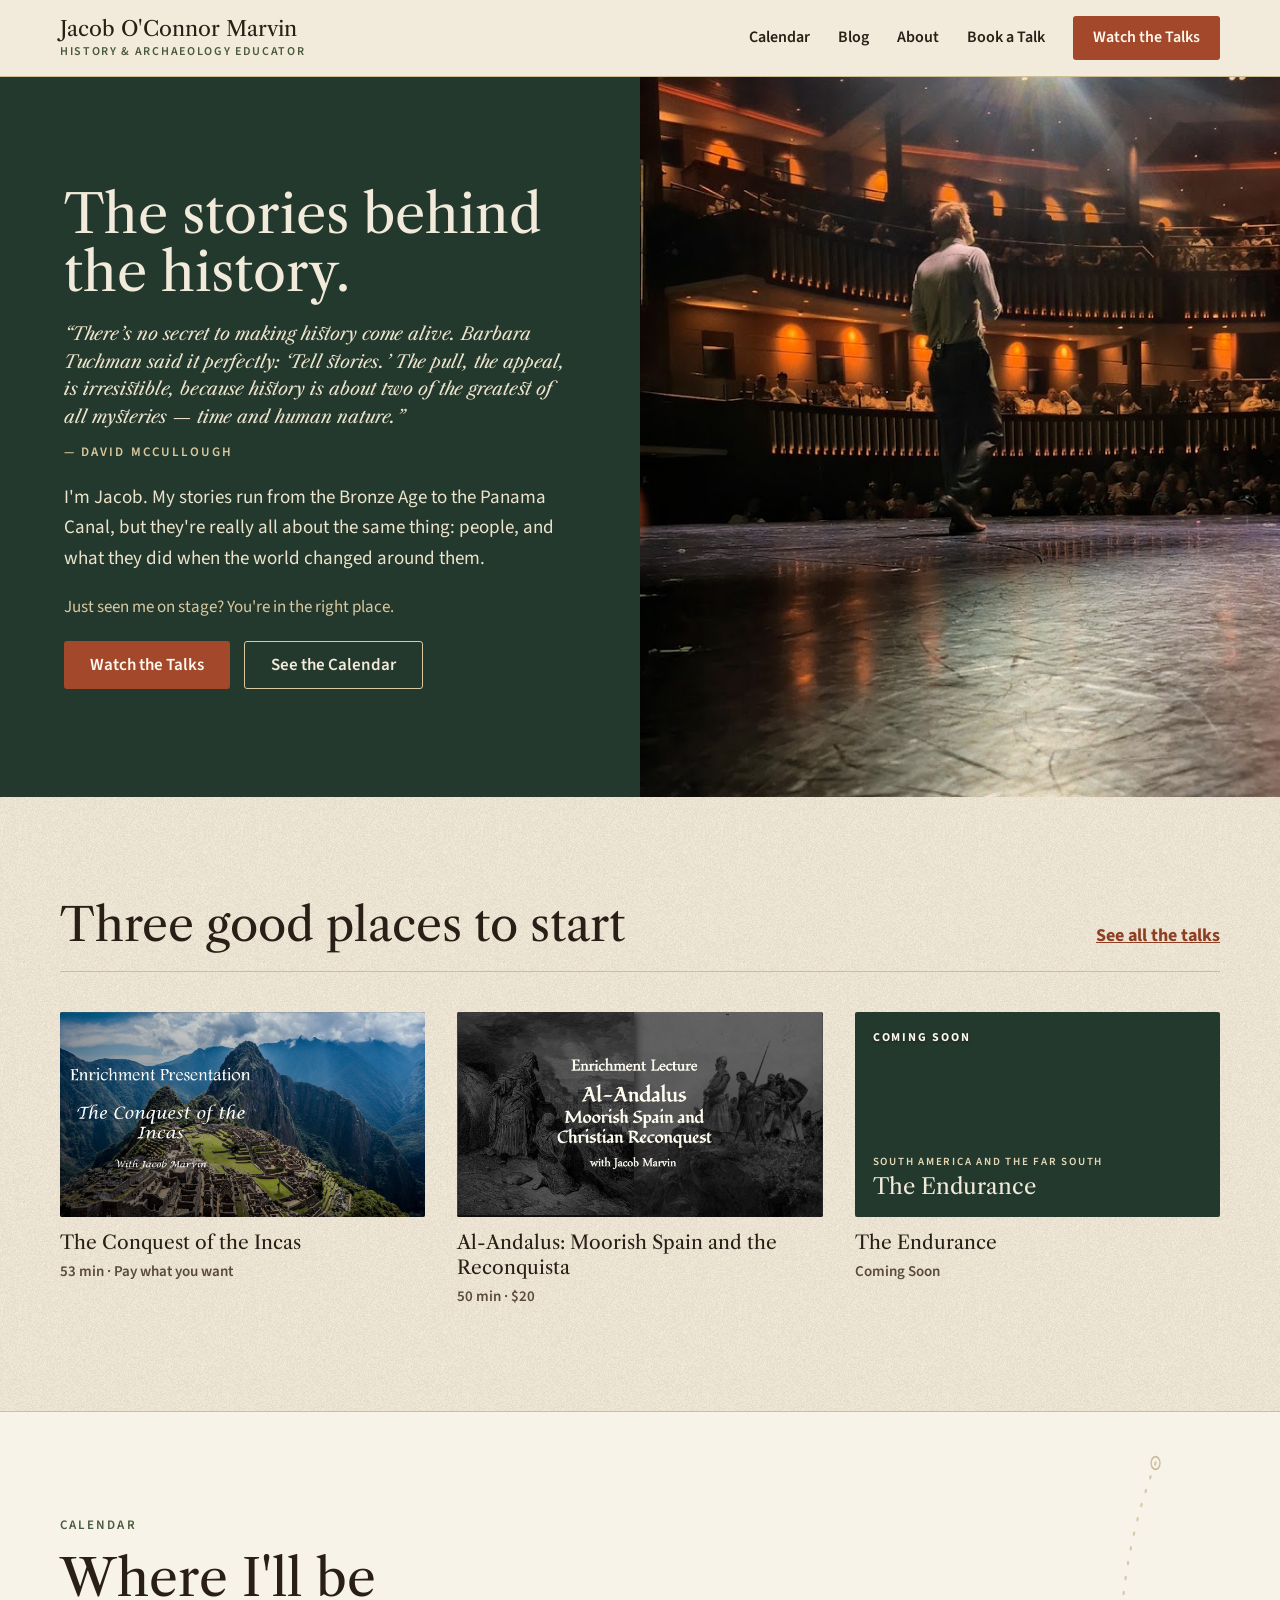
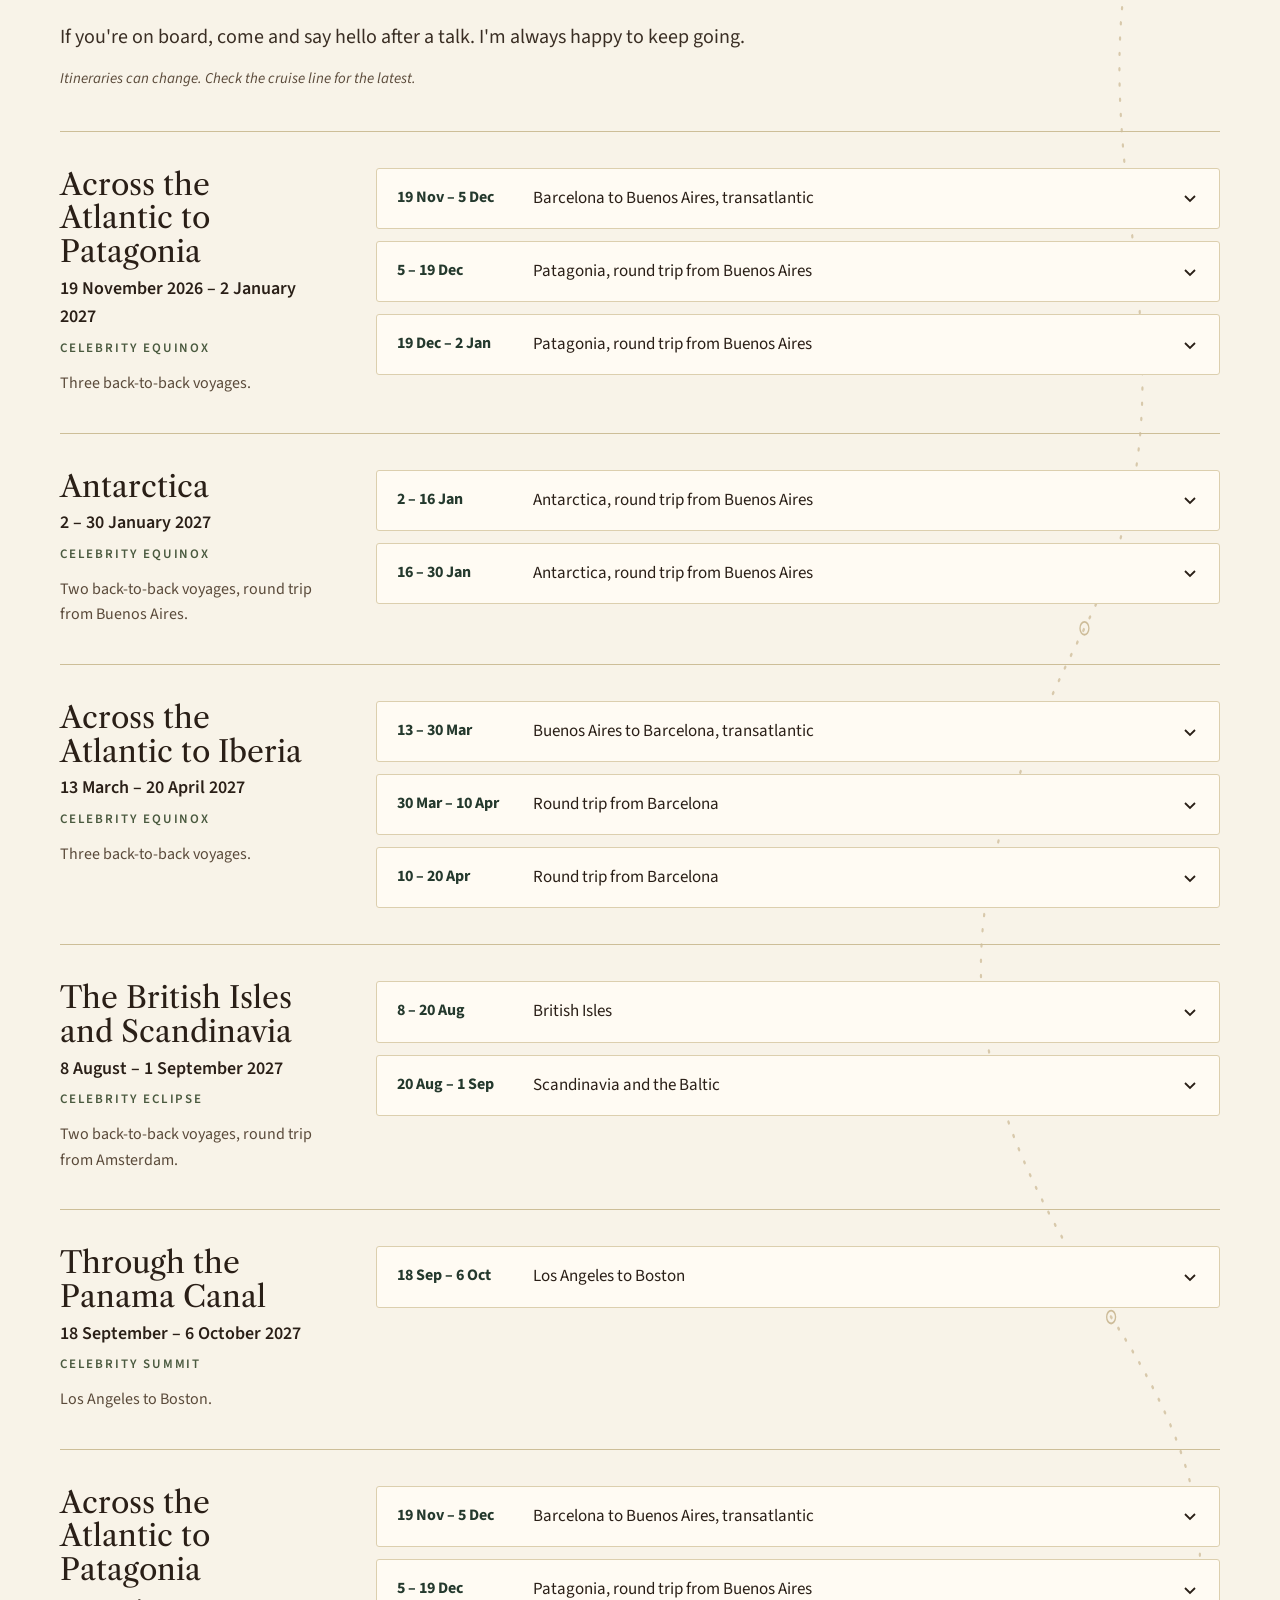
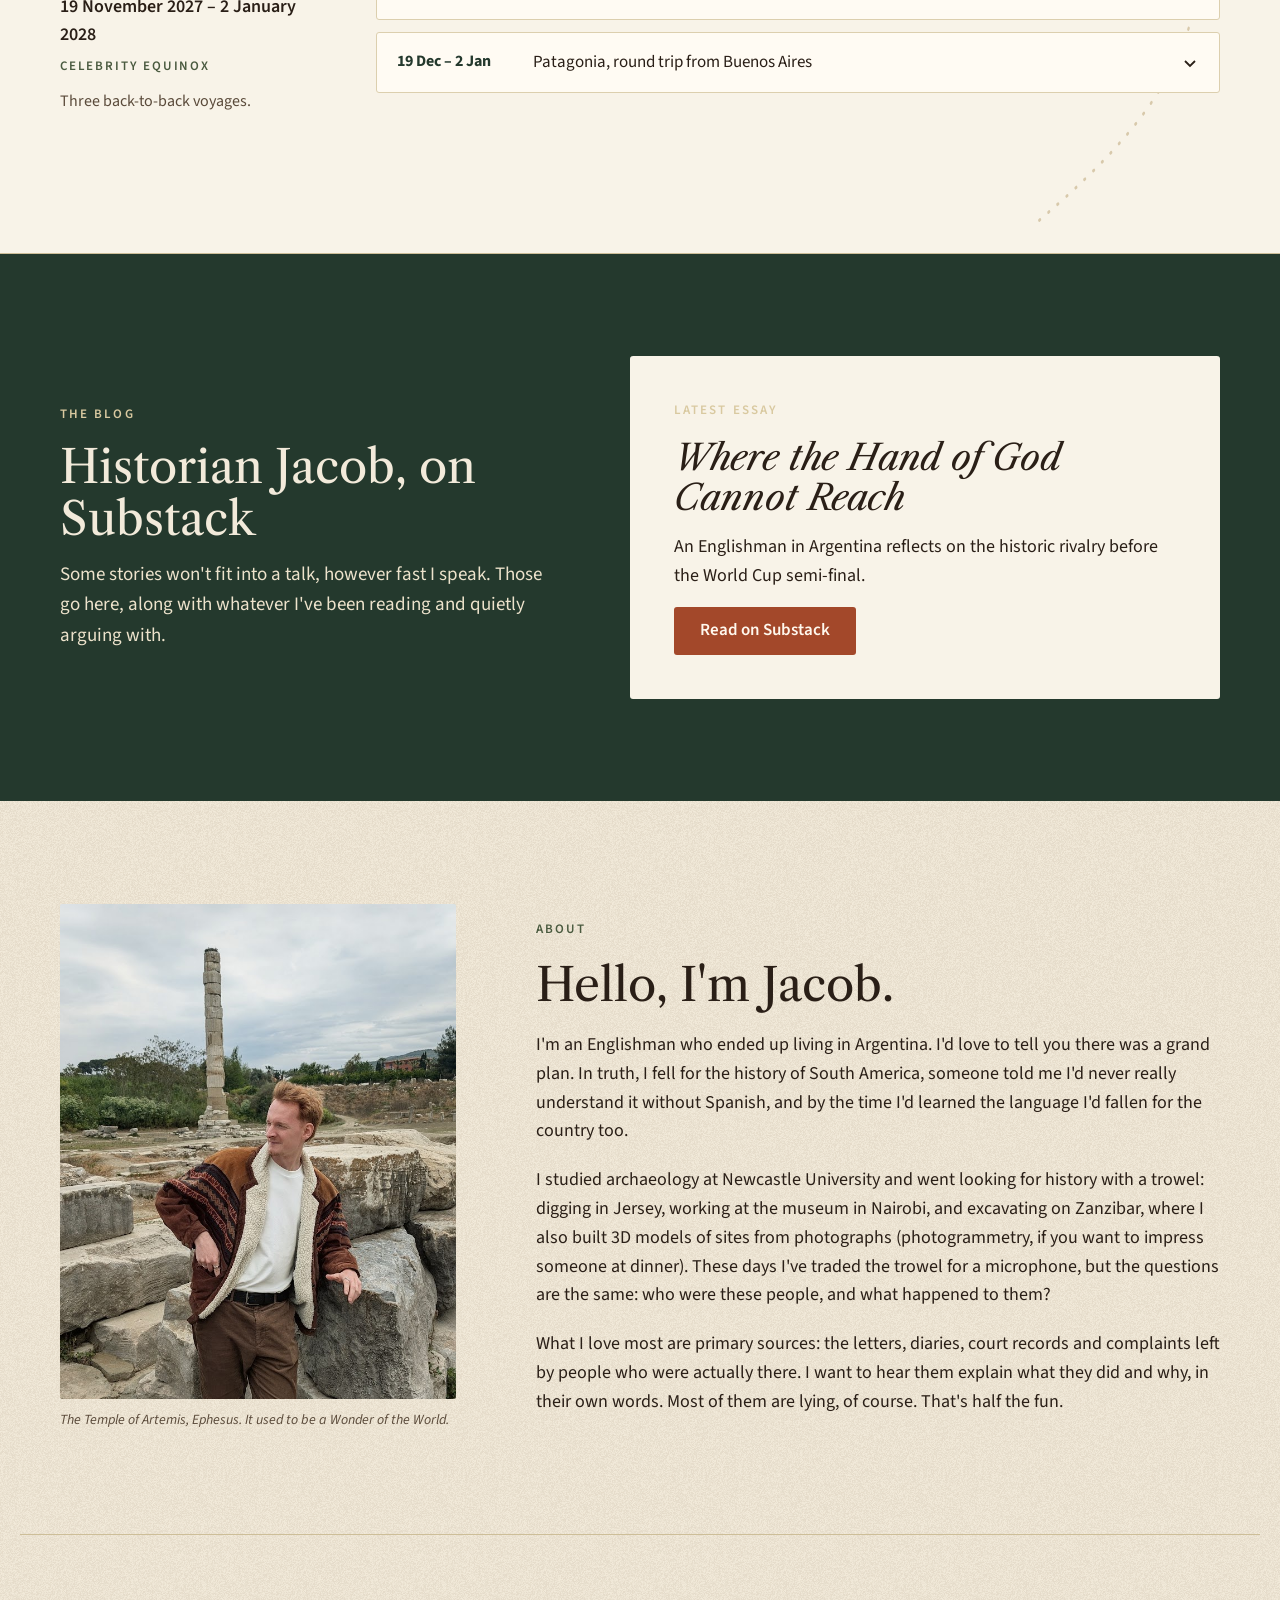
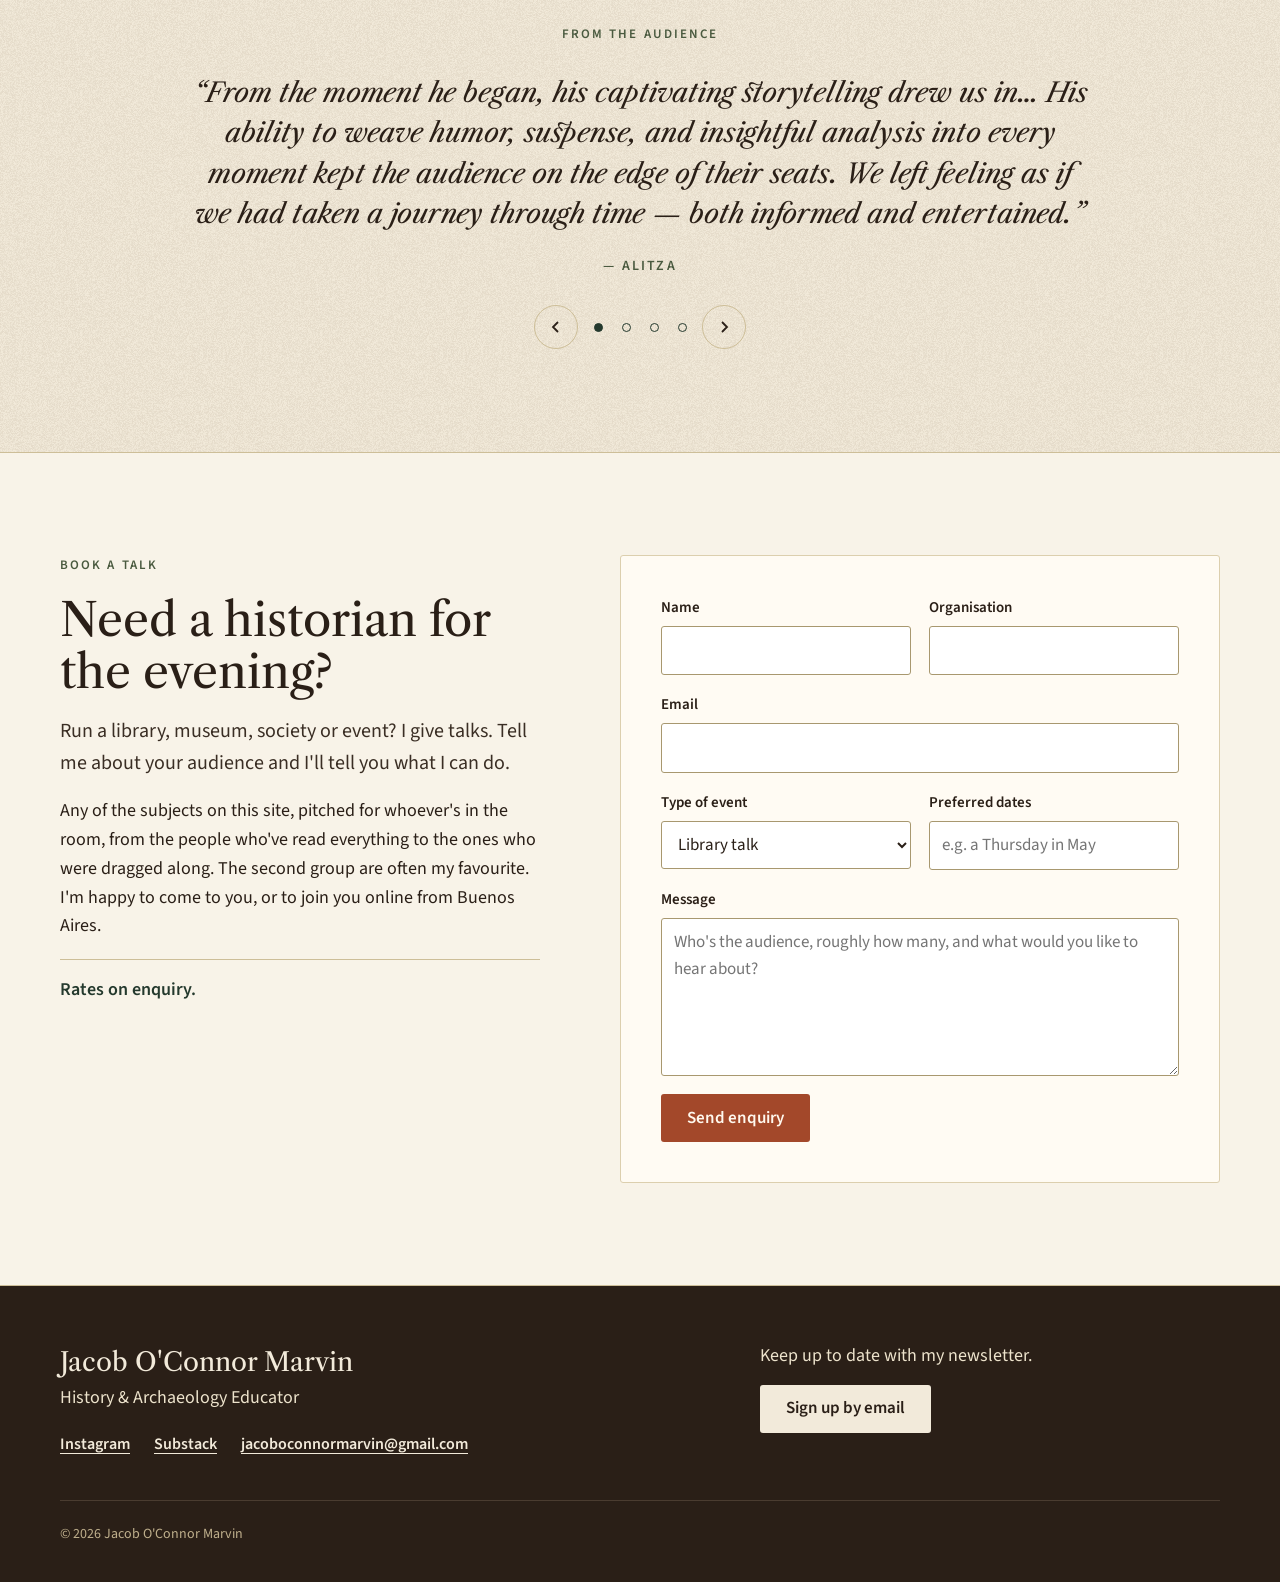
<file: index.html>
<!DOCTYPE html>
<!--
  =====================================================================
  INDEX.HTML — the HOME PAGE
  ---------------------------------------------------------------------
  This is the first page people see. It's one long scrolling page with
  these parts, in order (search for the CAPITAL headings to jump to one):

     TOP NAVIGATION
     1. HERO          the green intro with the stage photo
     2. FEATURED      three talks (chosen in js/talks-data.js)
     3. CALENDAR      "Where I'll be" (filled in from js/calendar-data.js)
     4. BLOG          link to Substack
     5. ABOUT         photo and bio
     5b. TESTIMONIALS what audiences say (the slideshow)
     6. BOOK A TALK   the enquiry form
     FOOTER

  HOW TO EDIT TEXT: find the words on this page and type over them.
  Only change the words BETWEEN the <tags>, not the tags themselves.
     <p>Change this text</p>       ✓ fine
     <p class="lead">              ✗ leave the bits inside < > alone

  Notes like this one are called COMMENTS. They start with a less-than
  sign, an exclamation mark and two dashes, and end with two dashes and
  a greater-than sign. Visitors never see them; they're notes for you.

  NOTE: the top navigation and the footer appear on all three pages
  (index.html, talks.html, talk.html). If you change them, change them
  on all three.
  =====================================================================
-->
<html lang="en">
<head>
  <meta charset="utf-8">
  <meta name="viewport" content="width=device-width, initial-scale=1">

  <!-- The title shown in the browser tab and on Google -->
  <title>Jacob O'Connor Marvin · History &amp; Archaeology Educator</title>

  <!-- The little icon in the browser tab (and on phones' home screens).
       To change it, replace these image files with new ones of the same names. -->
  <link rel="icon" href="favicon.ico" sizes="any">
  <link rel="icon" type="image/png" sizes="32x32" href="images/favicon-32.png">
  <link rel="icon" type="image/png" sizes="192x192" href="images/favicon-192.png">
  <link rel="apple-touch-icon" href="images/apple-touch-icon.png">
  <!-- The short description Google shows under the title -->
  <meta name="description" content="History and archaeology talks by Jacob O'Connor Marvin: Spain's empire, the Vikings, the Panama Canal and the Bronze Age collapse. Watch the talks, see where he'll be, or book a talk.">

  <!-- Fonts from Google Fonts -->
  <link rel="preconnect" href="https://fonts.googleapis.com">
  <link rel="preconnect" href="https://fonts.gstatic.com" crossorigin>
  <link href="https://fonts.googleapis.com/css2?family=Libre+Caslon+Text:ital,wght@0,400;0,700;1,400&family=Source+Sans+3:ital,wght@0,400;0,600;0,700;1,400&display=swap" rel="stylesheet">

  <!-- The design (colours, sizes, layout) -->
  <link rel="stylesheet" href="css/style.css">
</head>
<body>

<!-- =====================================================================
     TOP NAVIGATION (stays at the top of the screen as you scroll)
     ===================================================================== -->
<header class="site-header">
  <div class="container">
    <a class="logo" href="index.html">
      <span class="logo-name">Jacob O'Connor Marvin</span>
      <span class="logo-tagline">History &amp; Archaeology Educator</span>
    </a>
    <nav class="main-nav" aria-label="Main">
      <!-- "#calendar" means "jump to the part of this page with id="calendar"" -->
      <a class="nav-link" href="#calendar">Calendar</a>
      <a class="nav-link" href="#blog">Blog</a>
      <a class="nav-link" href="#about">About</a>
      <a class="nav-link" href="#book">Book a Talk</a>
      <a class="button" href="talks.html">Watch the Talks</a>
      <!-- The ☰ button, only visible on phones -->
      <button class="menu-button" type="button" aria-label="Menu" aria-expanded="false" aria-controls="mobile-menu">
        <svg width="20" height="20" viewBox="0 0 20 20" fill="none" stroke="currentColor" stroke-width="1.8" aria-hidden="true"><path d="M3 6h14M3 10h14M3 14h14"/></svg>
      </button>
    </nav>
  </div>
  <!-- The menu that drops down on phones -->
  <nav class="mobile-menu" id="mobile-menu" aria-label="Menu">
    <a href="#calendar">Calendar</a>
    <a href="#blog">Blog</a>
    <a href="#about">About</a>
    <a href="#book">Book a Talk</a>
    <a href="talks.html">Watch the Talks</a>
  </nav>
</header>


<main>

<!-- =====================================================================
     1. HERO
     ===================================================================== -->
<section class="hero" id="top">
  <div class="hero-grid">
    <div class="hero-text">
      <h1>The stories behind the history.</h1>
      <!-- The quote. To change it, edit the words inside <p> and the name inside <cite>. -->
      <blockquote class="hero-quote">
        <p>“There’s no secret to making history come alive. Barbara Tuchman said it perfectly: ‘Tell stories.’ The pull, the appeal, is irresistible, because history is about two of the greatest of all mysteries — time and human nature.”</p>
        <cite>David McCullough</cite>
      </blockquote>
      <p class="hero-intro">I'm Jacob. My stories run from the Bronze Age to the Panama Canal, but they're really all about the same thing: people, and what they did when the world changed around them.</p>
      <p class="hero-aside">Just seen me on stage? You're in the right place.</p>
      <div class="button-row">
        <a class="button" href="talks.html">Watch the Talks</a>
        <a class="button button-outline" href="#calendar">See the Calendar</a>
      </div>
    </div>
    <div class="hero-photo">
      <!-- To use a different photo: put it in the images folder and change the file name here.
           "alt" describes the photo for people who can't see it. -->
      <img src="images/stage.jpg" alt="Jacob on stage in a large theatre, facing a full audience across two balconies">
    </div>
  </div>
</section>


<!-- =====================================================================
     2. FEATURED TALKS
     The three talks are chosen at the bottom of js/talks-data.js
     ===================================================================== -->
<section class="section">
  <div class="container">
    <div class="section-head">
      <div>
        <h2 class="section-title">Three good places to start</h2>
      </div>
      <a href="talks.html"><strong>See all the talks</strong></a>
    </div>
    <!-- Filled in automatically. Leave this empty box as it is. -->
    <div class="talk-grid featured-grid" id="featured-talks"></div>
  </div>
</section>


<!-- =====================================================================
     3. CALENDAR — "Where I'll be"
     The voyages themselves are in js/calendar-data.js
     ===================================================================== -->
<section class="section section-alt calendar" id="calendar">
  <!-- The faint dotted "route" line in the background. Purely decoration. -->
  <svg class="route-line" viewBox="0 0 1440 1600" preserveAspectRatio="none" aria-hidden="true">
    <path d="M1300 40 C 1180 260, 1380 420, 1220 640 S 1060 980, 1250 1180 S 1330 1480, 1160 1580" fill="none" stroke="#9A7A3A" stroke-opacity="0.35" stroke-width="2.5" stroke-linecap="round" stroke-dasharray="1 11"/>
    <circle cx="1300" cy="40" r="5" fill="none" stroke="#9A7A3A" stroke-opacity="0.45" stroke-width="1.5"/>
    <circle cx="1220" cy="640" r="5" fill="none" stroke="#9A7A3A" stroke-opacity="0.45" stroke-width="1.5"/>
    <circle cx="1250" cy="1180" r="5" fill="none" stroke="#9A7A3A" stroke-opacity="0.45" stroke-width="1.5"/>
  </svg>
  <div class="container">
    <div class="calendar-intro">
      <span class="eyebrow">Calendar</span>
      <h2>Where I'll be</h2>
      <p class="lead">If you're on board, come and say hello after a talk. I'm always happy to keep going.</p>
      <p class="small-print">Itineraries can change. Check the cruise line for the latest.</p>
    </div>
    <!-- Filled in automatically from js/calendar-data.js. Leave this empty box as it is. -->
    <div id="calendar-list"></div>
  </div>
</section>


<!-- =====================================================================
     4. BLOG (Substack)
     ===================================================================== -->
<section class="section blog" id="blog">
  <div class="container split">
    <div class="blog-intro">
      <span class="eyebrow">The Blog</span>
      <h2 class="section-title">Historian Jacob, on Substack</h2>
      <p>Some stories won't fit into a talk, however fast I speak. Those go here, along with whatever I've been reading and quietly arguing with.</p>
    </div>
    <article class="essay-card">
      <span class="eyebrow">Latest essay</span>
      <h3>Where the Hand of God Cannot Reach</h3>
      <!-- The short description of the essay -->
      <p>An Englishman in Argentina reflects on the historic rivalry before the World Cup semi-final.</p>
      <div>
        <!-- When you post a new essay, change the title above and this link -->
        <a class="button" href="https://jacobmarvin.substack.com" target="_blank" rel="noopener">Read on Substack</a>
      </div>
    </article>
  </div>
</section>


<!-- =====================================================================
     5. ABOUT
     ===================================================================== -->
<section class="section" id="about">
  <div class="container split">
    <figure class="about-photo">
      <img src="images/ephesus.jpg" alt="Jacob leaning on fallen marble blocks at Ephesus, with the single standing column of the Temple of Artemis behind him" loading="lazy">
      <figcaption>The Temple of Artemis, Ephesus. It used to be a Wonder of the World.</figcaption>
    </figure>
    <div class="about-text">
      <span class="eyebrow">About</span>
      <h2 class="section-title">Hello, I'm Jacob.</h2>
      <p>I'm an Englishman who ended up living in Argentina. I'd love to tell you there was a grand plan. In truth, I fell for the history of South America, someone told me I'd never really understand it without Spanish, and by the time I'd learned the language I'd fallen for the country too.</p>
      <p>I studied archaeology at Newcastle University and went looking for history with a trowel: digging in Jersey, working at the museum in Nairobi, and excavating on Zanzibar, where I also built 3D models of sites from photographs (photogrammetry, if you want to impress someone at dinner). These days I've traded the trowel for a microphone, but the questions are the same: who were these people, and what happened to them?</p>
      <p>What I love most are primary sources: the letters, diaries, court records and complaints left by people who were actually there. I want to hear them explain what they did and why, in their own words. Most of them are lying, of course. That's half the fun.</p>
    </div>
  </div>
</section>


<!-- =====================================================================
     5b. TESTIMONIALS (the slideshow of quotes)
     ---------------------------------------------------------------------
     Each quote is one <figure class="slide"> ... </figure> block.
       - To ADD a quote: copy a whole block, from <figure to </figure>,
         paste it below the last one, and change the words and the name.
       - To REMOVE a quote: delete its whole block.
       - To change the ORDER: move the blocks around.
     The first block must keep  class="slide is-active"  (that's the one
     shown first). All the others just have  class="slide".
     The little dots and the timing are handled automatically by
     js/site.js; it changes quote every 10 seconds and stops while
     someone has their mouse over it or is reading with the keyboard.
     ===================================================================== -->
<section class="section testimonials" aria-labelledby="testimonials-title">
  <div class="container">
    <span class="eyebrow" id="testimonials-title">From the audience</span>

    <div class="carousel" aria-roledescription="carousel" aria-label="What audiences say">
      <div class="slides" aria-live="off">

        <figure class="slide is-active" aria-roledescription="slide">
          <blockquote><p>“From the moment he began, his captivating storytelling drew us in… His ability to weave humor, suspense, and insightful analysis into every moment kept the audience on the edge of their seats. We left feeling as if we had taken a journey through time — both informed and entertained.”</p></blockquote>
          <figcaption>Alitza</figcaption>
        </figure>

        <figure class="slide" aria-roledescription="slide">
          <blockquote><p>“Jacob’s presentations were the highlight of my onboard cruise experience. They were extremely informative… I wish that Jacob had even more time for even more discussions.”</p></blockquote>
          <figcaption>David</figcaption>
        </figure>

        <figure class="slide" aria-roledescription="slide">
          <blockquote><p>“Jacob is a great presenter. He’s obviously knowledgeable about his subjects and talks with great ease. He also inserts some humor into his talks, which is absolutely fantastic… I looked forward to these talks every day.”</p></blockquote>
          <figcaption>Valerie</figcaption>
        </figure>

        <figure class="slide" aria-roledescription="slide">
          <blockquote><p>“I graduated with a degree in History and Political Science about 50 years ago. I have not experienced the degree of Jacob’s scholarship and engaging presentation style since that time.”</p></blockquote>
          <figcaption>S.K. Lind</figcaption>
        </figure>

      </div>

      <!-- The arrows and dots. The dots are added automatically. -->
      <div class="carousel-controls">
        <button class="carousel-button carousel-prev" type="button" aria-label="Previous quote">
          <svg width="18" height="18" viewBox="0 0 18 18" fill="none" stroke="currentColor" stroke-width="1.8" aria-hidden="true"><path d="M11 4L6 9l5 5"/></svg>
        </button>
        <div class="carousel-dots"></div>
        <button class="carousel-button carousel-next" type="button" aria-label="Next quote">
          <svg width="18" height="18" viewBox="0 0 18 18" fill="none" stroke="currentColor" stroke-width="1.8" aria-hidden="true"><path d="M7 4l5 5-5 5"/></svg>
        </button>
      </div>
    </div>
  </div>
</section>


<!-- =====================================================================
     6. BOOK A TALK
     ---------------------------------------------------------------------
     A website on GitHub can't send emails by itself, so this form uses
     a free service called Formspree (formspree.io):
       1. Sign up at formspree.io with the email you want enquiries sent to.
       2. Create a new form. It gives you an address like
          https://formspree.io/f/abcdwxyz
       3. Paste that address in place of  YOUR_FORM_ID  link below.
     Enquiries then arrive in your inbox.
     ===================================================================== -->
<section class="section section-alt" id="book">
  <div class="container split">
    <div class="book-pitch">
      <span class="eyebrow">Book a Talk</span>
      <h2 class="section-title">Need a historian for the evening?</h2>
      <p class="lead">Run a library, museum, society or event? I give talks. Tell me about your audience and I'll tell you what I can do.</p>
      <p>Any of the subjects on this site, pitched for whoever's in the room, from the people who've read everything to the ones who were dragged along. The second group are often my favourite. I'm happy to come to you, or to join you online from Buenos Aires.</p>
      <p class="rates">Rates on enquiry.</p>
    </div>

    <form class="form-box" action="https://formspree.io/f/moeeekwz" method="POST">
      <div class="form-row">
        <label>Name
          <input type="text" name="name" autocomplete="name" required>
        </label>
        <label>Organisation
          <input type="text" name="organisation" autocomplete="organization">
        </label>
      </div>
      <!-- Formspree sends replies to this address -->
      <label>Email
        <input type="email" name="email" autocomplete="email" required>
      </label>
      <div class="form-row">
        <label>Type of event
          <!-- To change the choices, edit, add or remove <option> lines -->
          <select name="event_type">
            <option>Library talk</option>
            <option>Museum event</option>
            <option>Society or club</option>
            <option>Festival or conference</option>
            <option>School or university</option>
            <option>Online talk</option>
            <option>Something else</option>
          </select>
        </label>
        <label>Preferred dates
          <input type="text" name="preferred_dates" placeholder="e.g. a Thursday in May">
        </label>
      </div>
      <label>Message
        <textarea name="message" rows="5" placeholder="Who's the audience, roughly how many, and what would you like to hear about?"></textarea>
      </label>
      <div>
        <button class="button" type="submit">Send enquiry</button>
      </div>
    </form>
  </div>
</section>

</main>


<!-- =====================================================================
     FOOTER
     Your Instagram, Substack and email links.
     ===================================================================== -->
<footer class="site-footer">
  <div class="container">
    <div class="footer-top">
      <div>
        <div class="footer-name">Jacob O'Connor Marvin</div>
        <div>History &amp; Archaeology Educator</div>
        <nav class="footer-links" aria-label="Elsewhere">
          <!-- target="_blank" makes a link open in a new tab -->
          <a href="https://instagram.com/Historian_Jacob" target="_blank" rel="noopener">Instagram</a>
          <a href="https://jacobmarvin.substack.com" target="_blank" rel="noopener">Substack</a>
          
          <a href="mailto:jacoboconnormarvin@gmail.com">jacoboconnormarvin@gmail.com</a>
        </nav>
      </div>
      <div class="footer-signup">
        <p>Keep up to date with my newsletter.</p>
        <!-- Email sign-ups go through Substack, so there's nothing extra to set up -->
        <a class="button" href="https://jacobmarvin.substack.com/subscribe" target="_blank" rel="noopener">Sign up by email</a>
      </div>
    </div>
    <p class="copyright">© <span class="this-year">2026</span> Jacob O'Connor Marvin</p>
  </div>
</footer>


<!-- The data files first, then the script that uses them. Keep this order. -->
<script src="js/talks-data.js"></script>
<script src="js/calendar-data.js"></script>
<script src="js/site.js"></script>
</body>
</html>
</file>
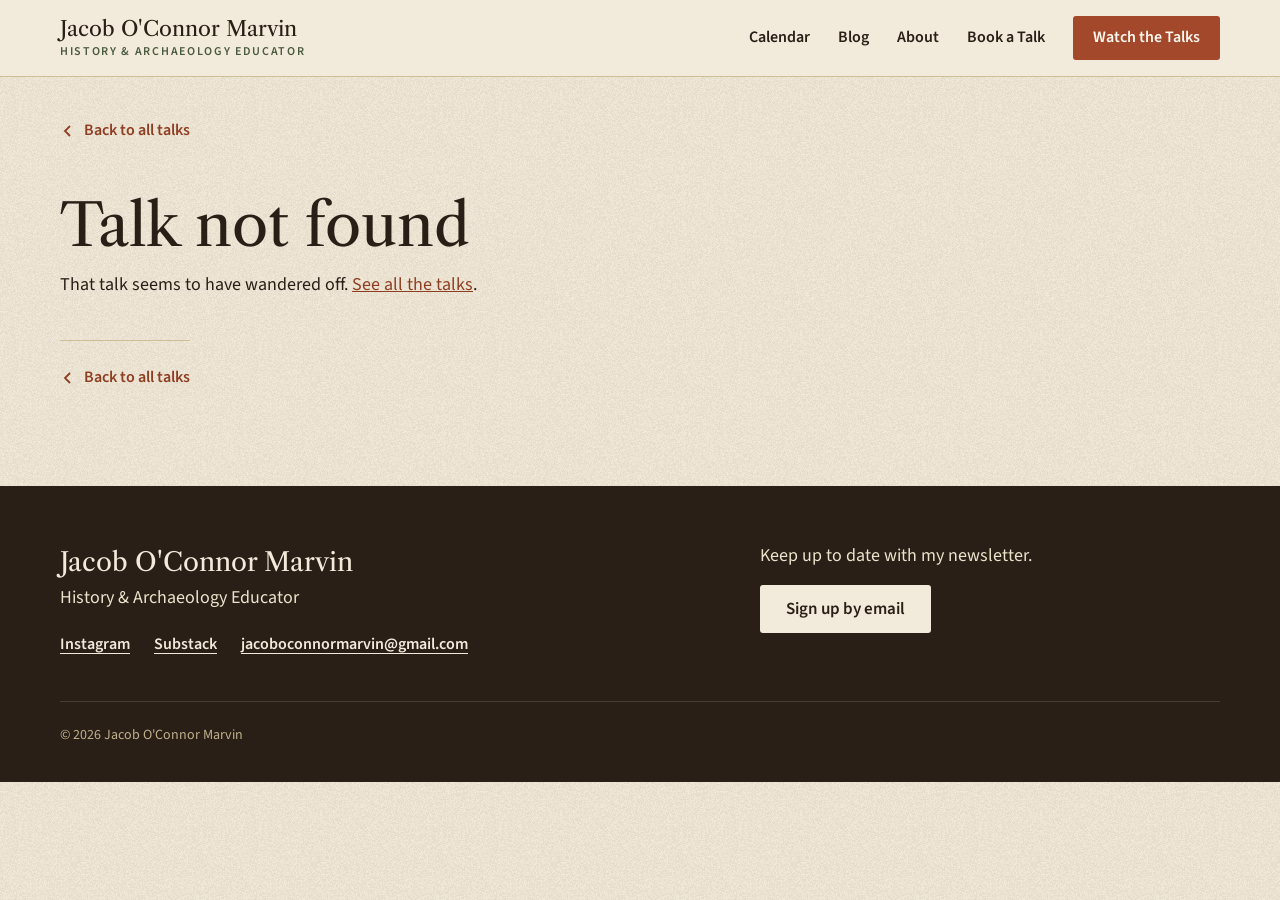
<file: talk.html>
<!DOCTYPE html>
<!--
  =====================================================================
  TALK.HTML — ONE PAGE THAT SHOWS ANY TALK OR BUNDLE
  ---------------------------------------------------------------------
  There's only one of these pages for all the talks. Which talk it shows
  depends on the end of the web address:
      talk.html?id=french-go-first   → The French Go First
      talk.html?id=panama-series     → the Panama Canal bundle
  The ids, titles, prices, trailer links, Gumroad links and descriptions
  all live in  js/talks-data.js . You shouldn't need to edit this file.
  =====================================================================
-->
<html lang="en">
<head>
  <meta charset="utf-8">
  <meta name="viewport" content="width=device-width, initial-scale=1">
  <!-- This title gets replaced with the talk's own title automatically -->
  <title>A talk · Jacob O'Connor Marvin</title>

  <!-- The little icon in the browser tab (and on phones' home screens).
       To change it, replace these image files with new ones of the same names. -->
  <link rel="icon" href="favicon.ico" sizes="any">
  <link rel="icon" type="image/png" sizes="32x32" href="images/favicon-32.png">
  <link rel="icon" type="image/png" sizes="192x192" href="images/favicon-192.png">
  <link rel="apple-touch-icon" href="images/apple-touch-icon.png">
  <link rel="preconnect" href="https://fonts.googleapis.com">
  <link rel="preconnect" href="https://fonts.gstatic.com" crossorigin>
  <link href="https://fonts.googleapis.com/css2?family=Libre+Caslon+Text:ital,wght@0,400;0,700;1,400&family=Source+Sans+3:ital,wght@0,400;0,600;0,700;1,400&display=swap" rel="stylesheet">
  <link rel="stylesheet" href="css/style.css">
</head>
<body>

<!-- TOP NAVIGATION -->
<header class="site-header">
  <div class="container">
    <a class="logo" href="index.html">
      <span class="logo-name">Jacob O'Connor Marvin</span>
      <span class="logo-tagline">History &amp; Archaeology Educator</span>
    </a>
    <nav class="main-nav" aria-label="Main">
      <a class="nav-link" href="index.html#calendar">Calendar</a>
      <a class="nav-link" href="index.html#blog">Blog</a>
      <a class="nav-link" href="index.html#about">About</a>
      <a class="nav-link" href="index.html#book">Book a Talk</a>
      <a class="button" href="talks.html">Watch the Talks</a>
      <button class="menu-button" type="button" aria-label="Menu" aria-expanded="false" aria-controls="mobile-menu">
        <svg width="20" height="20" viewBox="0 0 20 20" fill="none" stroke="currentColor" stroke-width="1.8" aria-hidden="true"><path d="M3 6h14M3 10h14M3 14h14"/></svg>
      </button>
    </nav>
  </div>
  <nav class="mobile-menu" id="mobile-menu" aria-label="Menu">
    <a href="index.html#calendar">Calendar</a>
    <a href="index.html#blog">Blog</a>
    <a href="index.html#about">About</a>
    <a href="index.html#book">Book a Talk</a>
    <a href="talks.html">Watch the Talks</a>
  </nav>
</header>


<main class="container talk-page">
  <a class="back-link" href="talks.html">
    <svg width="16" height="16" viewBox="0 0 16 16" fill="none" stroke="currentColor" stroke-width="1.8" aria-hidden="true"><path d="M10 3L5 8l5 5"/></svg>
    Back to all talks
  </a>

  <!-- The talk's title, trailer, Buy box and description appear here automatically -->
  <div id="talk-content" style="display: flex; flex-direction: column; gap: 40px"></div>

  <a class="back-link back-link-bottom" href="talks.html">
    <svg width="16" height="16" viewBox="0 0 16 16" fill="none" stroke="currentColor" stroke-width="1.8" aria-hidden="true"><path d="M10 3L5 8l5 5"/></svg>
    Back to all talks
  </a>
</main>


<!-- FOOTER (same as on the home page) -->
<footer class="site-footer">
  <div class="container">
    <div class="footer-top">
      <div>
        <div class="footer-name">Jacob O'Connor Marvin</div>
        <div>History &amp; Archaeology Educator</div>
        <nav class="footer-links" aria-label="Elsewhere">
          <a href="https://instagram.com/Historian_Jacob" target="_blank" rel="noopener">Instagram</a>
          <a href="https://jacobmarvin.substack.com" target="_blank" rel="noopener">Substack</a>
          <a href="mailto:jacoboconnormarvin@gmail.com">jacoboconnormarvin@gmail.com</a>
        </nav>
      </div>
      <div class="footer-signup">
        <p>Keep up to date with my newsletter.</p>
        <a class="button" href="https://jacobmarvin.substack.com/subscribe" target="_blank" rel="noopener">Sign up by email</a>
      </div>
    </div>
    <p class="copyright">© <span class="this-year">2026</span> Jacob O'Connor Marvin</p>
  </div>
</footer>

<script src="js/talks-data.js"></script>
<script src="js/site.js"></script>
<!-- Gumroad's own script: makes the "Buy" button open Gumroad's checkout
     as a pop-up on top of this page, instead of sending people away. -->
<script src="https://gumroad.com/js/gumroad.js"></script>
</body>
</html>
</file>
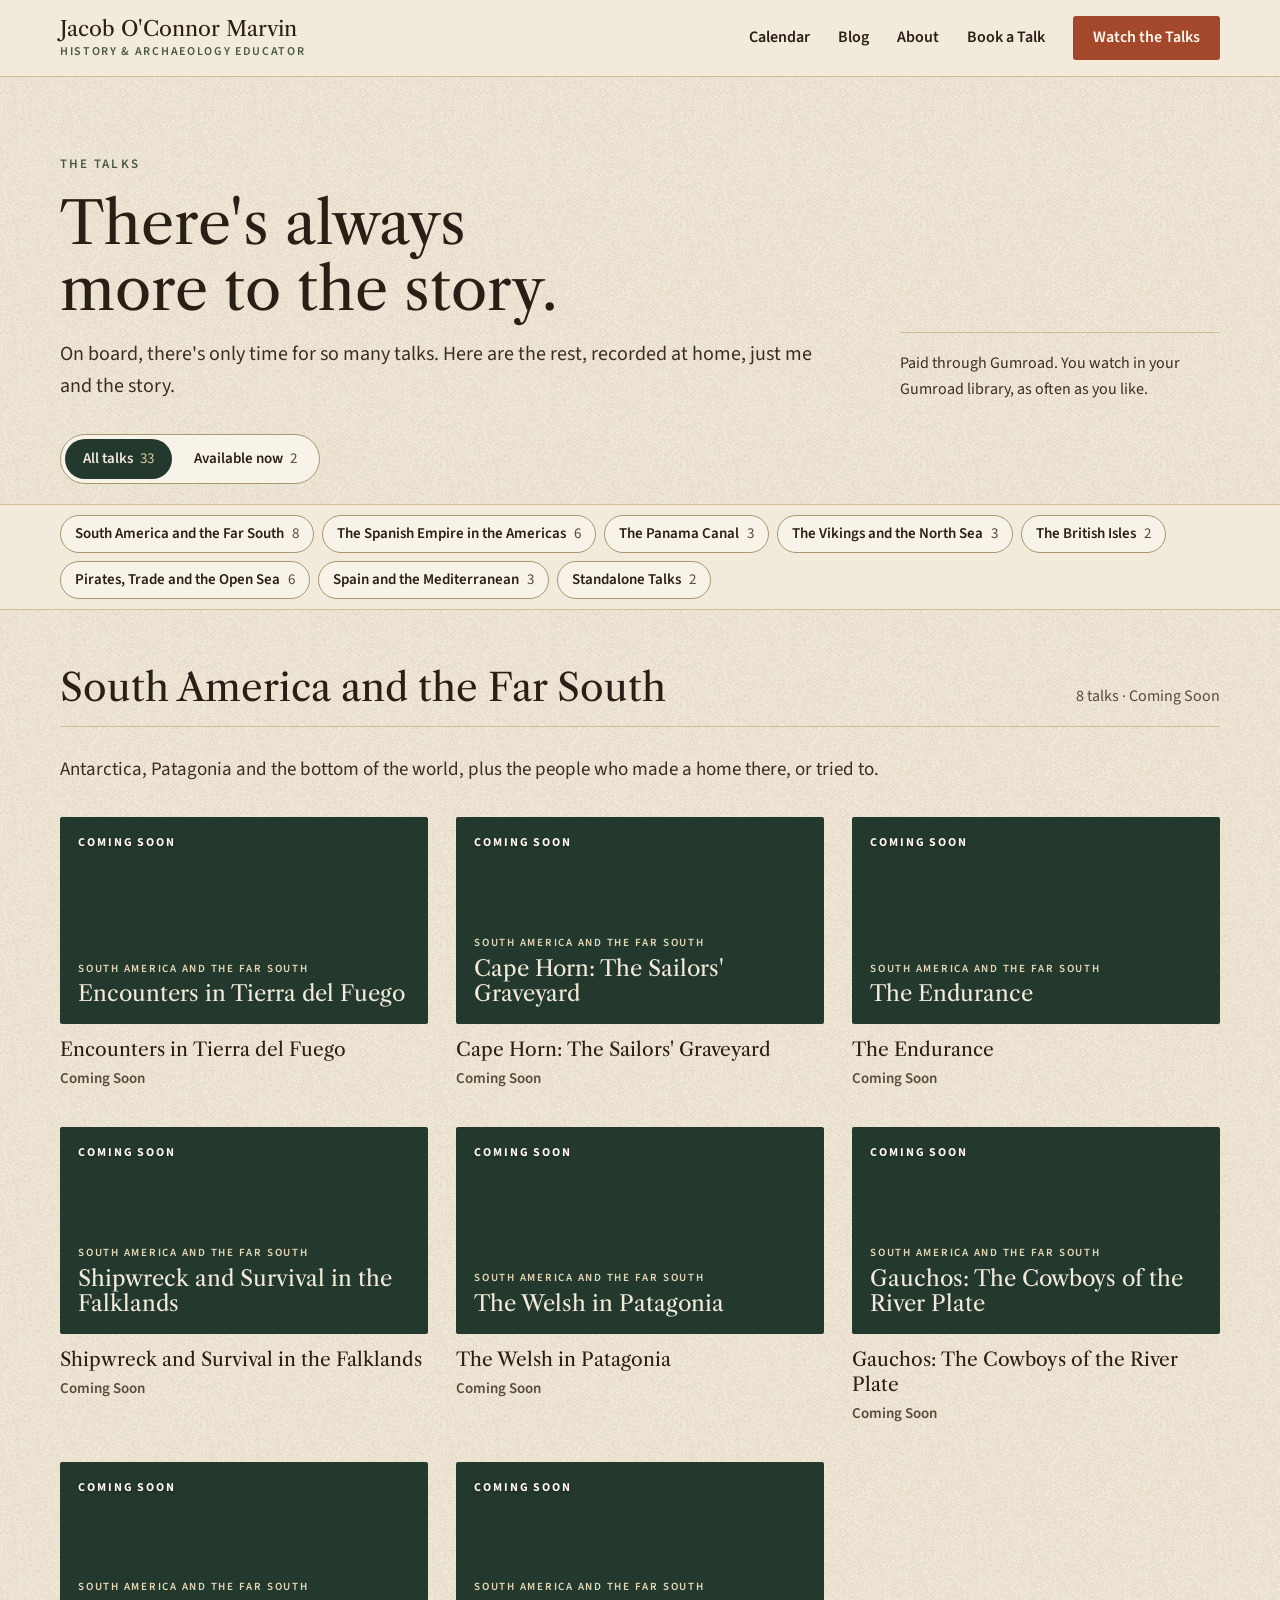
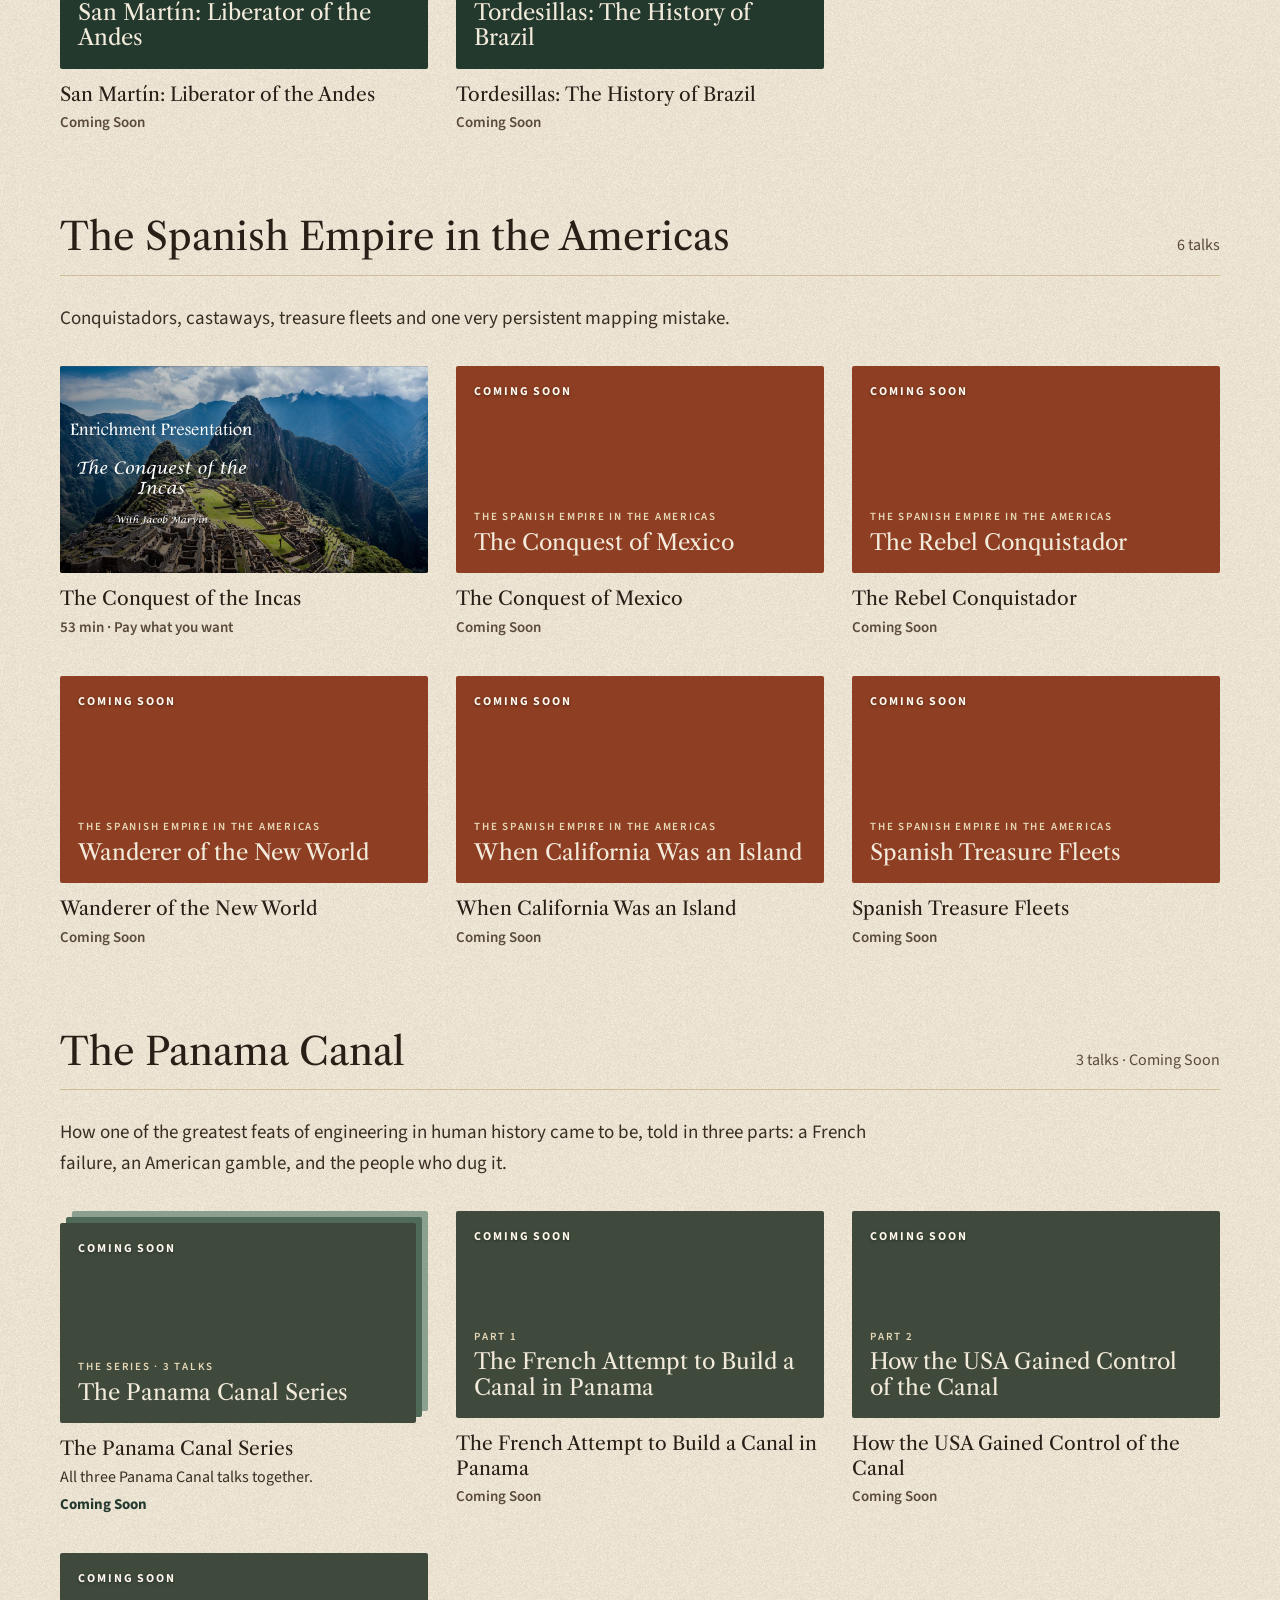
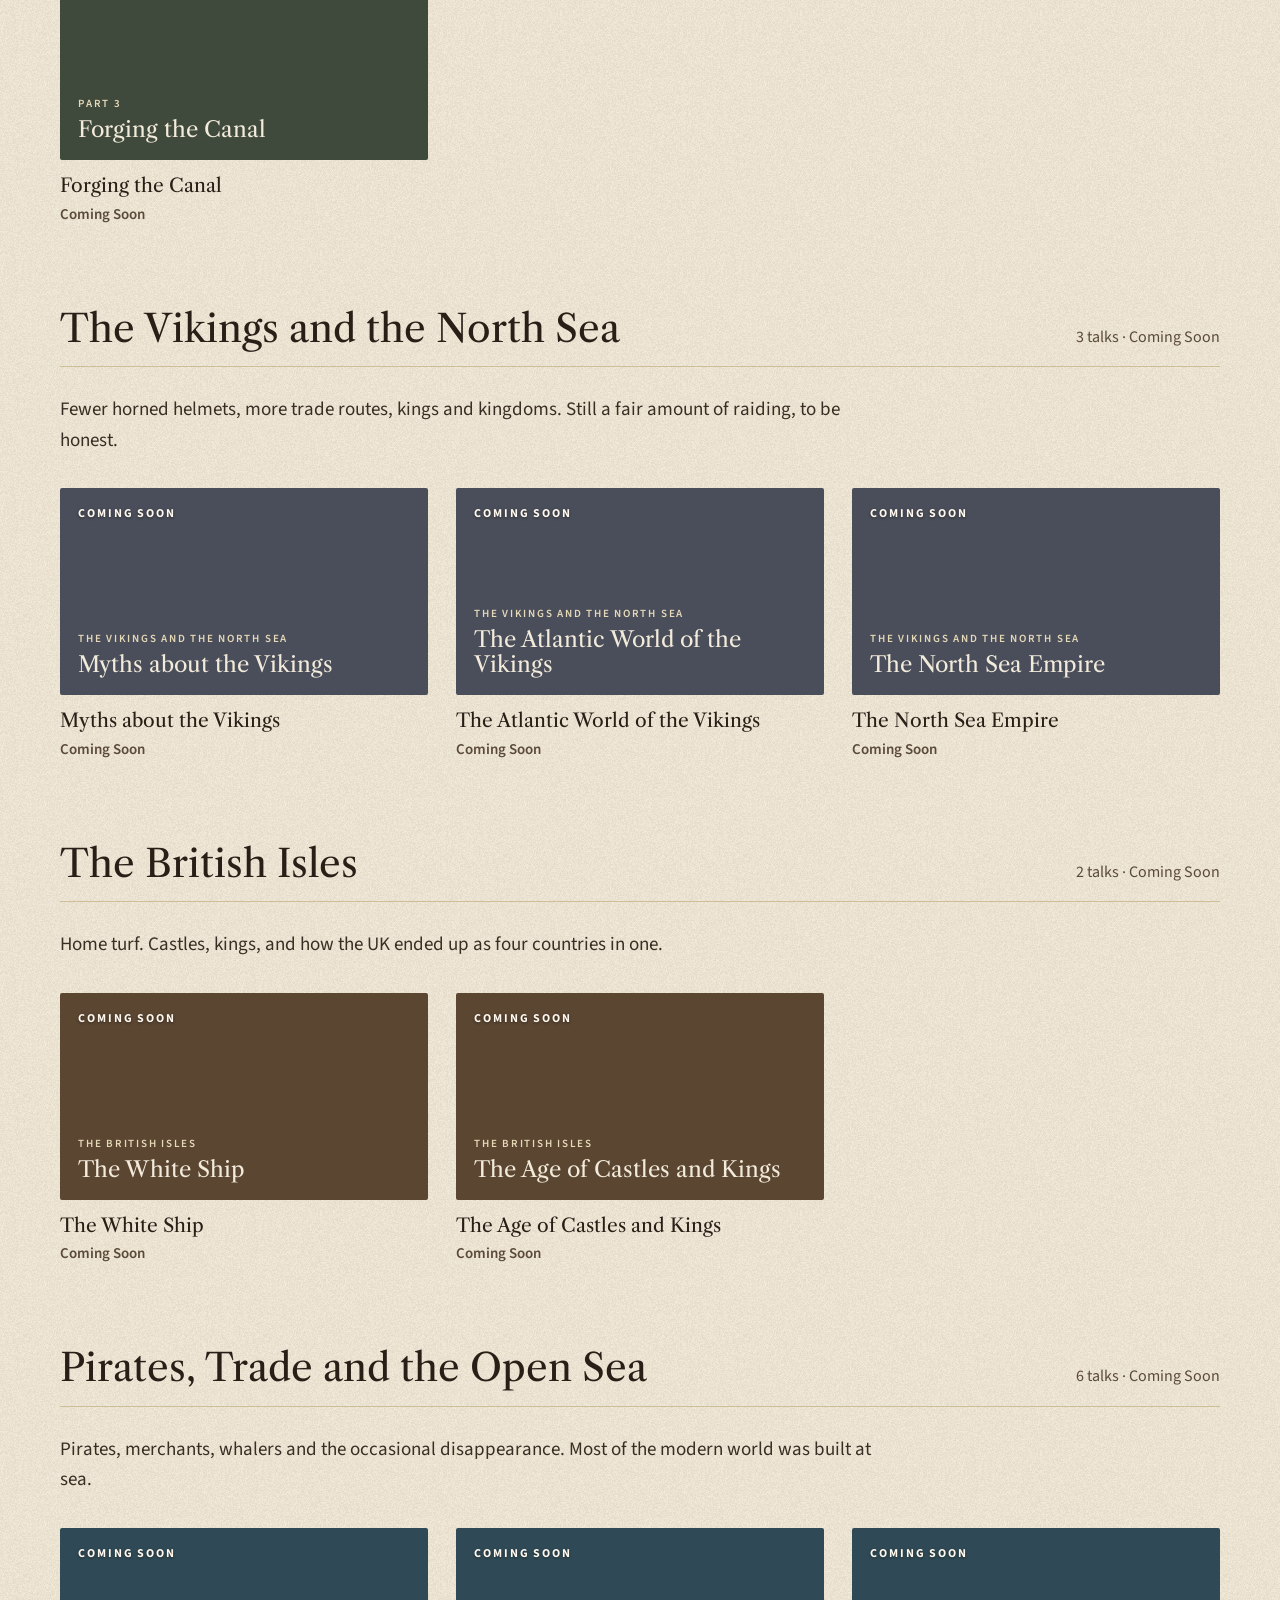
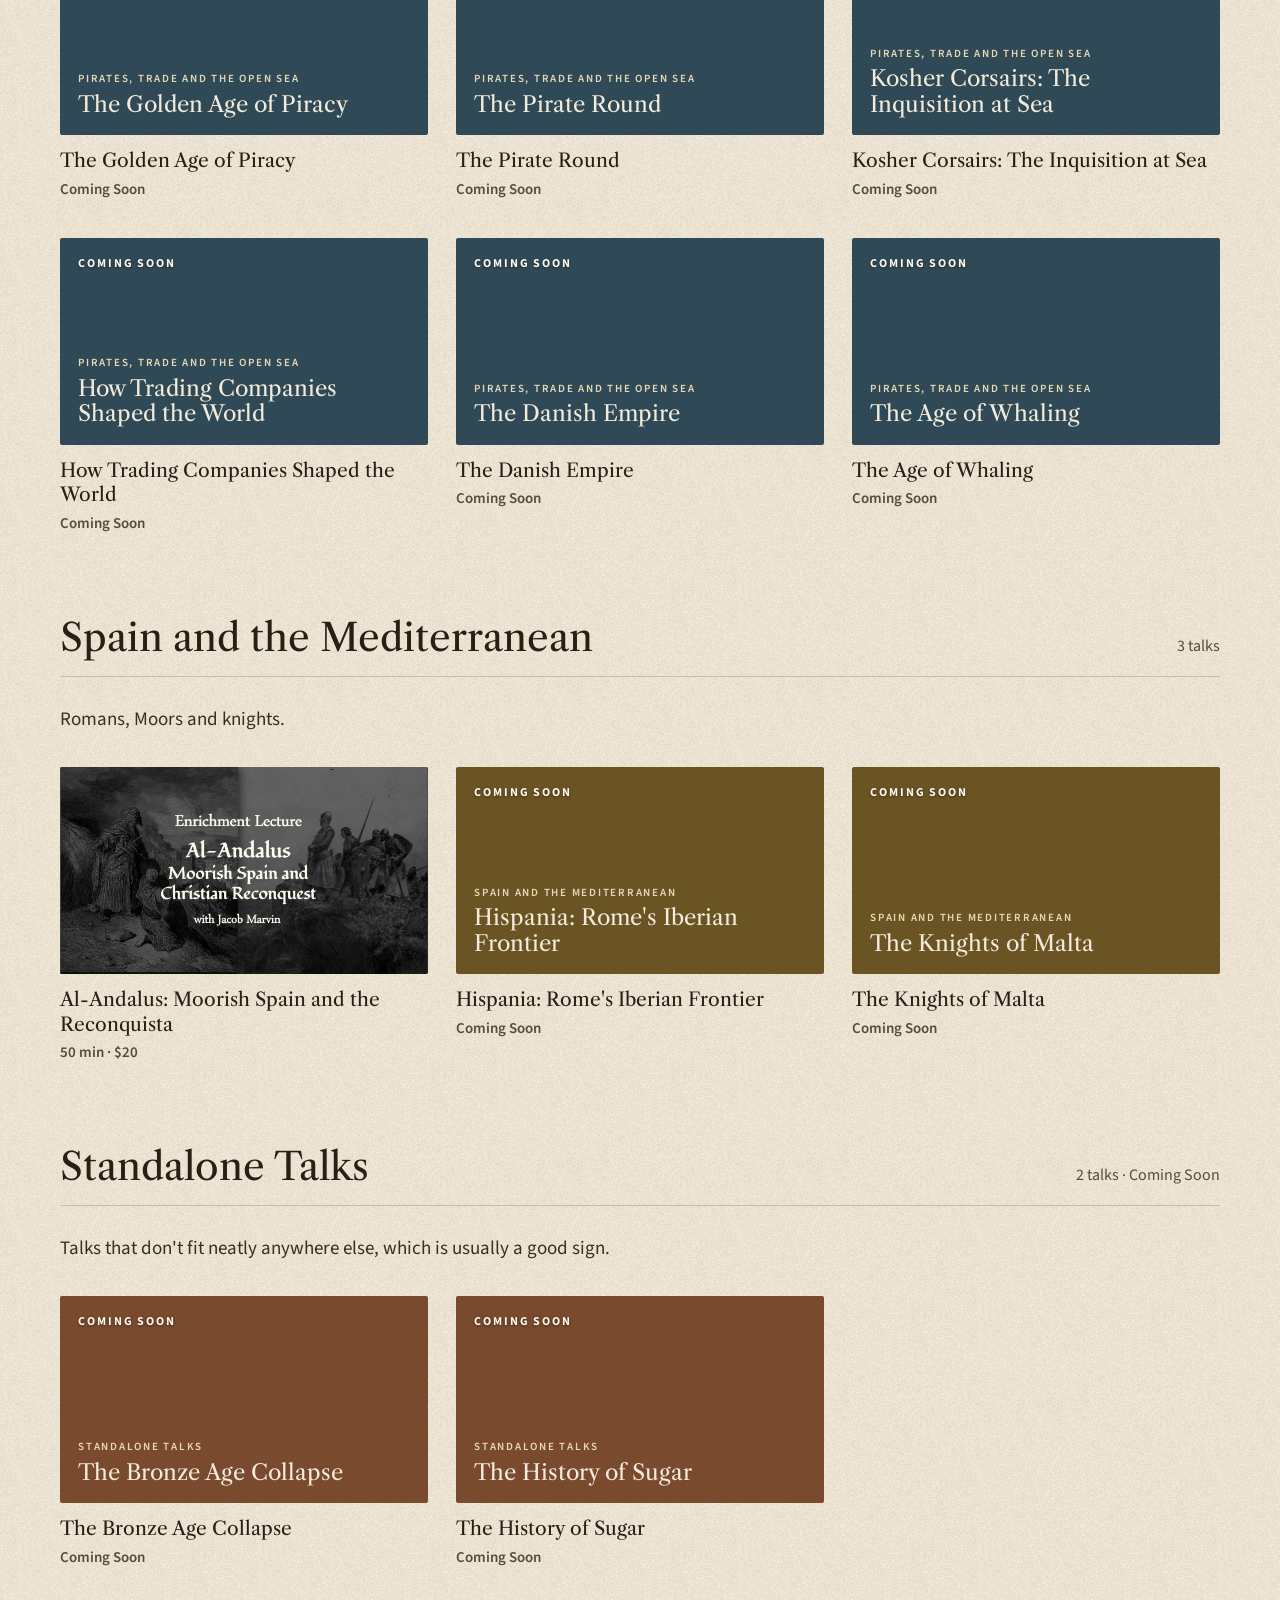
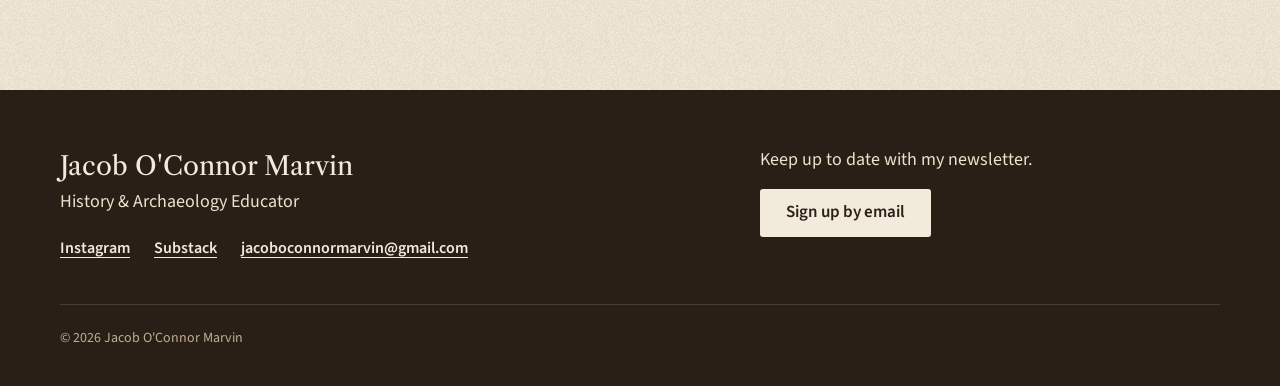
<file: talks.html>
<!DOCTYPE html>
<!--
  =====================================================================
  TALKS.HTML — the TALKS LIBRARY page
  ---------------------------------------------------------------------
  You only need to edit this file to change the intro text at the top.
  The topic buttons and all the talk thumbnails are built automatically
  from  js/talks-data.js  — that's where you add or change talks.
  =====================================================================
-->
<html lang="en">
<head>
  <meta charset="utf-8">
  <meta name="viewport" content="width=device-width, initial-scale=1">
  <title>The Talks · Jacob O'Connor Marvin</title>

  <!-- The little icon in the browser tab (and on phones' home screens).
       To change it, replace these image files with new ones of the same names. -->
  <link rel="icon" href="favicon.ico" sizes="any">
  <link rel="icon" type="image/png" sizes="32x32" href="images/favicon-32.png">
  <link rel="icon" type="image/png" sizes="192x192" href="images/favicon-192.png">
  <link rel="apple-touch-icon" href="images/apple-touch-icon.png">
  <meta name="description" content="Recorded history talks by Jacob O'Connor Marvin: Spain and the Spanish Empire, the Panama Canal, the Vikings, the British Isles and the Bronze Age collapse. $15 each.">
  <link rel="preconnect" href="https://fonts.googleapis.com">
  <link rel="preconnect" href="https://fonts.gstatic.com" crossorigin>
  <link href="https://fonts.googleapis.com/css2?family=Libre+Caslon+Text:ital,wght@0,400;0,700;1,400&family=Source+Sans+3:ital,wght@0,400;0,600;0,700;1,400&display=swap" rel="stylesheet">
  <link rel="stylesheet" href="css/style.css">
</head>
<body>

<!-- TOP NAVIGATION (same as on the home page, but the links point back to it) -->
<header class="site-header">
  <div class="container">
    <a class="logo" href="index.html">
      <span class="logo-name">Jacob O'Connor Marvin</span>
      <span class="logo-tagline">History &amp; Archaeology Educator</span>
    </a>
    <nav class="main-nav" aria-label="Main">
      <a class="nav-link" href="index.html#calendar">Calendar</a>
      <a class="nav-link" href="index.html#blog">Blog</a>
      <a class="nav-link" href="index.html#about">About</a>
      <a class="nav-link" href="index.html#book">Book a Talk</a>
      <a class="button" href="talks.html" aria-current="page">Watch the Talks</a>
      <button class="menu-button" type="button" aria-label="Menu" aria-expanded="false" aria-controls="mobile-menu">
        <svg width="20" height="20" viewBox="0 0 20 20" fill="none" stroke="currentColor" stroke-width="1.8" aria-hidden="true"><path d="M3 6h14M3 10h14M3 14h14"/></svg>
      </button>
    </nav>
  </div>
  <nav class="mobile-menu" id="mobile-menu" aria-label="Menu">
    <a href="index.html#calendar">Calendar</a>
    <a href="index.html#blog">Blog</a>
    <a href="index.html#about">About</a>
    <a href="index.html#book">Book a Talk</a>
    <a href="talks.html">Watch the Talks</a>
  </nav>
</header>


<main>

<!-- INTRO -->
<section class="talks-intro">
  <div class="container">
    <div class="talks-intro-text">
      <span class="eyebrow">The Talks</span>
      <h1>There's always more to the story.</h1>
      <p class="lead">On board, there's only time for so many talks. Here are the rest, recorded at home, just me and the story.</p>
    </div>
    <div class="pricing-note">
      <span>Paid through Gumroad. You watch in your Gumroad library, as often as you like.</span>
    </div>
  </div>
</section>

<!-- THE SWITCH between all talks and just the ones that are out.
     The numbers are filled in automatically. Which one the page starts
     on is set by DEFAULT_SHOW in js/site.js. -->
<div class="container talk-filter-row">
  <div class="talk-filter" role="group" aria-label="Show">
    <button type="button" data-show="all" aria-pressed="true">All talks <span></span></button>
    <button type="button" data-show="available" aria-pressed="false">Available now <span></span></button>
  </div>
</div>

<!-- TOPIC BUTTONS: filled in automatically. Leave this empty box as it is. -->
<nav class="topic-bar" aria-label="Topics">
  <div class="container" id="topic-buttons"></div>
</nav>

<!-- ALL THE TOPICS AND TALKS: filled in automatically from js/talks-data.js -->
<div class="container" id="topic-sections" style="padding-bottom: 96px"></div>

</main>


<!-- FOOTER (same as on the home page) -->
<footer class="site-footer">
  <div class="container">
    <div class="footer-top">
      <div>
        <div class="footer-name">Jacob O'Connor Marvin</div>
        <div>History &amp; Archaeology Educator</div>
        <nav class="footer-links" aria-label="Elsewhere">
          <a href="https://instagram.com/Historian_Jacob" target="_blank" rel="noopener">Instagram</a>
          <a href="https://jacobmarvin.substack.com" target="_blank" rel="noopener">Substack</a>
          <a href="mailto:jacoboconnormarvin@gmail.com">jacoboconnormarvin@gmail.com</a>
        </nav>
      </div>
      <div class="footer-signup">
        <p>Keep up to date with my newsletter.</p>
        <a class="button" href="https://jacobmarvin.substack.com/subscribe" target="_blank" rel="noopener">Sign up by email</a>
      </div>
    </div>
    <p class="copyright">© <span class="this-year">2026</span> Jacob O'Connor Marvin</p>
  </div>
</footer>

<script src="js/talks-data.js"></script>
<script src="js/site.js"></script>
</body>
</html>
</file>
<file: css/style.css>
/* =====================================================================
   STYLE.CSS — how the whole website looks
   ---------------------------------------------------------------------
   Every page uses this one file, so a change here changes every page.

   QUICK GUIDE
   - Want to change a colour everywhere?  Edit the COLOURS list just
     below (section 1). Colours are written as "hex codes" like #A3482A.
     You can find hex codes for any colour by searching "colour picker".
   - Want to change the fonts?  See section 2.
   - The rest of the file is grouped by part of the page (navigation,
     hero, calendar, talks...). Each group has a heading like this one.

   A tiny bit of CSS vocabulary:
     .something { ... }   styles anything with class="something"
     padding               space INSIDE a box
     margin                space OUTSIDE a box
     gap                   space BETWEEN the items inside a box
     @media (...)          rules that only apply on small screens
   ===================================================================== */


/* ---------------------------------------------------------------------
   1. COLOURS  (change these to re-colour the whole site)
   --------------------------------------------------------------------- */
:root {
  --parchment: #F2EADA;   /* main page background (cream)            */
  --paper:     #F8F3E8;   /* slightly lighter cream for some sections */
  --card:      #FFFBF3;   /* boxes, like the "Buy" box and the forms  */
  --line:      #CDBE98;   /* thin khaki lines between things          */
  --line-soft: #DCCFAE;   /* even fainter lines                       */
  --khaki:     #A8986F;   /* borders around form boxes                */
  --forest:    #24392D;   /* deep green: hero and blog backgrounds    */
  --forest-label: #4A5A3F;/* green used for small capital labels      */
  --terracotta:#A3482A;   /* the main buttons ("Watch the Talks")     */
  --link:      #8E3E22;   /* colour of text links                     */
  --brass:     #9A7A3A;   /* the dotted route lines                   */
  --ink:       #2A1F17;   /* main text colour (dark brown)            */
  --ink-soft:  #3A2E24;   /* slightly softer text                     */
  --muted:     #5A4A3A;   /* small print and captions                 */
  --on-dark:   #F2EADA;   /* text on the green and brown backgrounds  */
  --on-dark-soft: #D9C9A0;/* softer text on dark backgrounds          */
}


/* ---------------------------------------------------------------------
   2. FONTS  (the fonts are loaded from Google Fonts in each page's <head>)
   --------------------------------------------------------------------- */
:root {
  --serif: 'Libre Caslon Text', Georgia, serif;                 /* headings */
  --sans:  'Source Sans 3', 'Helvetica Neue', Arial, sans-serif; /* body    */
}


/* ---------------------------------------------------------------------
   3. BASICS that apply to the whole page
   --------------------------------------------------------------------- */
* { box-sizing: border-box; }

html { scroll-behavior: smooth; }

body {
  margin: 0;
  font-family: var(--sans);
  font-size: 18px;
  line-height: 1.6;
  color: var(--ink);
  background-color: var(--parchment);
  /* the faint paper grain. Delete this line for a plain background. */
  background-image: url("../images/paper.png");
}

img { max-width: 100%; display: block; }

a { color: var(--link); }
a:hover { color: #5E2914; }

h1, h2, h3 { font-family: var(--serif); font-weight: 400; margin: 0; line-height: 1.12; }
p { margin: 0; }

/* A visible outline when someone moves around with the keyboard */
:focus-visible { outline: 2px solid var(--terracotta); outline-offset: 3px; }

/* Keeps content from getting too wide on big screens, with side margins */
.container {
  max-width: 1240px;
  margin: 0 auto;
  padding-left: clamp(16px, 4vw, 40px);
  padding-right: clamp(16px, 4vw, 40px);
}

/* Small capital-letter labels above headings ("CALENDAR · 2027") */
.eyebrow {
  font-size: 13px;
  letter-spacing: 0.16em;
  text-transform: uppercase;
  font-weight: 600;
  color: var(--forest-label);
}

/* Standard spacing for big page sections */
.section { padding: clamp(56px, 8vw, 112px) 0; }
.section-alt { background-color: var(--paper); border-top: 1px solid var(--line); border-bottom: 1px solid var(--line); }
.section-title { font-size: clamp(32px, 3.6vw, 48px); }
.lead { font-size: 20px; color: var(--ink-soft); }
.small-print { font-size: 15px; font-style: italic; color: var(--muted); }


/* ---------------------------------------------------------------------
   4. BUTTONS
   --------------------------------------------------------------------- */
.button {
  display: inline-flex;
  align-items: center;
  justify-content: center;
  min-height: 48px;
  padding: 0 26px;
  border-radius: 3px;
  border: 0;
  font-family: var(--sans);
  font-weight: 600;
  font-size: 17px;
  text-decoration: none;
  white-space: nowrap;      /* keeps button words on one line */
  cursor: pointer;
  background: var(--terracotta);
  color: #FFF8EE;
}
.button:hover { color: #FFF8EE; filter: brightness(0.9); }

/* The outlined button used on dark backgrounds ("See the Calendar") */
.button-outline { background: transparent; border: 1px solid var(--on-dark-soft); color: var(--on-dark); }
.button-outline:hover { color: var(--on-dark); background: rgba(255,255,255,0.06); }

/* A full-width button (used in the Buy box) */
.button-wide { display: flex; width: 100%; min-height: 54px; font-size: 18px; font-weight: 700; }

.button-row { display: flex; flex-wrap: wrap; gap: 14px; }


/* ---------------------------------------------------------------------
   5. TOP NAVIGATION BAR (stays at the top while you scroll)
   --------------------------------------------------------------------- */
.site-header {
  position: sticky;
  top: 0;
  z-index: 50;
  background: var(--parchment);
  border-bottom: 1px solid var(--line);
}
.site-header .container {
  min-height: 76px;
  display: flex;
  align-items: center;
  justify-content: space-between;
  gap: 16px;
}
.logo { display: flex; flex-direction: column; text-decoration: none; color: var(--ink); line-height: 1.15; }
.logo:hover { color: var(--ink); }
.logo-name { font-family: var(--serif); font-size: 21px; }
.logo-tagline { font-size: 12px; letter-spacing: 0.14em; text-transform: uppercase; color: var(--forest-label); font-weight: 600; margin-top: 4px; }

.main-nav { display: flex; align-items: center; gap: 28px; font-size: 16px; font-weight: 600; }
.main-nav a.nav-link { color: var(--ink); text-decoration: none; }
.main-nav a.nav-link:hover { color: var(--link); text-decoration: underline; text-underline-offset: 5px; }
.main-nav .button { min-height: 44px; padding: 0 20px; font-size: 16px; }

/* The ☰ menu button. Hidden on big screens, shown on phones (see below). */
.menu-button {
  display: none;
  width: 44px; height: 44px;
  align-items: center; justify-content: center;
  background: transparent;
  border: 1px solid var(--line);
  border-radius: 3px;
  color: var(--ink);
  cursor: pointer;
}

/* The drop-down menu that opens on phones */
.mobile-menu { display: none; border-top: 1px solid var(--line); background: var(--parchment); }
.mobile-menu.is-open { display: block; }
.mobile-menu a { display: flex; align-items: center; min-height: 52px; padding: 0 clamp(16px, 4vw, 40px); border-bottom: 1px solid var(--line-soft); color: var(--ink); text-decoration: none; font-weight: 600; }

/* PHONES: hide the text links, show the menu button */
@media (max-width: 860px) {
  .main-nav { gap: 8px; }
  .main-nav .nav-link { display: none; }
  .menu-button { display: inline-flex; }
}
@media (max-width: 420px) {
  .logo-name { font-size: 16px; white-space: nowrap; }
  .logo-tagline { display: none; }   /* not enough room on small phones */
  .main-nav .button { padding: 0 12px; font-size: 14px; }
}


/* ---------------------------------------------------------------------
   6. HOME: HERO (the big green intro with the stage photo)
   --------------------------------------------------------------------- */
.hero { background: var(--forest); color: var(--on-dark); }
.hero-grid { display: grid; grid-template-columns: repeat(auto-fit, minmax(min(460px, 100%), 1fr)); }
.hero-text {
  display: flex; flex-direction: column; justify-content: center; gap: 20px;
  padding: clamp(36px, 5vh, 64px) clamp(16px, 5vw, 80px);
}
.hero .eyebrow { color: var(--on-dark-soft); }
.hero h1 { font-size: clamp(36px, 4.2vw, 56px); line-height: 1.08; text-wrap: balance; }

/* The David McCullough quote, under the headline */
.hero-quote { margin: 0; display: flex; flex-direction: column; gap: 10px; max-width: 32em; }
.hero-quote p { font-family: var(--serif); font-style: italic; font-size: clamp(17px, 1.4vw, 19px); line-height: 1.55; color: #EDE3CC; text-wrap: pretty; }
.hero-quote cite { font-style: normal; font-size: 13px; letter-spacing: 0.16em; text-transform: uppercase; font-weight: 600; color: var(--on-dark-soft); }
.hero-quote cite::before { content: "— "; }
.hero-intro { font-size: 19px; color: #EDE3CC; max-width: 34em; }
.hero-aside { font-size: 17px; color: var(--on-dark-soft); max-width: 34em; }
.hero-photo { position: relative; overflow: hidden; }
.hero-photo img { position: absolute; inset: 0; width: 100%; height: 100%; object-fit: cover; object-position: 50% 28%; }

/* LAPTOPS AND BIGGER: the whole top section (buttons included) fits on the
   screen when the page opens. 77px is the height of the top bar. */
@media (min-width: 921px) {
  .hero-grid { min-height: clamp(520px, calc(100vh - 77px), 720px); }
}

/* On phones the photo goes on top and gets shorter */
@media (max-width: 920px) {
  .hero-photo { order: -1; min-height: 360px; }
  .hero-photo img { object-position: 50% 25%; }
}


/* ---------------------------------------------------------------------
   7. TALK THUMBNAILS (used on the home page and the Talks page)
   --------------------------------------------------------------------- */
.talk-grid { display: grid; grid-template-columns: repeat(auto-fill, minmax(min(270px, 100%), 1fr)); gap: 36px 28px; }
.featured-grid { grid-template-columns: repeat(auto-fit, minmax(min(320px, 100%), 1fr)); gap: 32px; }

.tile { display: flex; flex-direction: column; gap: 14px; text-decoration: none; color: var(--ink); }
.tile:hover { color: var(--ink); }
.tile:hover .tile-title { text-decoration: underline; text-underline-offset: 4px; }
.tile:hover .thumb { filter: brightness(1.12); }

/* The 16:9 picture. If there's no thumbnail image yet, it shows a coloured
   panel with the title on it instead. */
.thumb {
  aspect-ratio: 16 / 9;
  border-radius: 2px;
  display: flex; flex-direction: column; justify-content: flex-end; gap: 4px;
  padding: 18px;
  color: var(--on-dark);
  background-color: var(--forest);
  overflow: hidden;
  position: relative;
}
.thumb img { position: absolute; inset: 0; width: 100%; height: 100%; object-fit: cover; }
.thumb-kicker { font-size: 11px; letter-spacing: 0.16em; text-transform: uppercase; font-weight: 600; color: #E6D9B8; }
.thumb-title { font-family: var(--serif); font-size: 22px; line-height: 1.15; }

/* "Coming Soon" written in the top corner of a thumbnail */
.thumb-soon {
  position: absolute; top: 16px; left: 18px; z-index: 1;
  font-size: 12px; letter-spacing: 0.16em; text-transform: uppercase; font-weight: 700;
  color: #FFF8EE;
  text-shadow: 0 1px 3px rgba(0, 0, 0, 0.45);   /* keeps it readable on photos */
}

/* The big bold "Coming Soon" in the box on a talk page */
.coming-soon { font-family: var(--serif); font-weight: 700; font-size: 36px; line-height: 1.1; color: var(--ink); }

/* Bundles look like a little stack of cards */
.thumb-stack { box-shadow: 6px -6px 0 #4F6B58, 12px -12px 0 #8BA08F; margin: 12px 12px 0 0; }

.tile-text { display: flex; flex-direction: column; gap: 4px; }
.tile-title { font-family: var(--serif); font-size: 19px; line-height: 1.3; }
.tile-line { font-size: 16px; color: var(--ink-soft); line-height: 1.45; }
.tile-meta { font-size: 15px; color: var(--muted); font-weight: 600; }
.tile-saving { color: var(--forest); font-weight: 700; }

.section-head {
  display: flex; flex-wrap: wrap; align-items: flex-end; justify-content: space-between; gap: 16px;
  border-bottom: 1px solid var(--line); padding-bottom: 20px; margin-bottom: 40px;
}
.section-head p { color: var(--muted); margin-top: 8px; }


/* ---------------------------------------------------------------------
   8. HOME: CALENDAR ("Where I'll be")
   --------------------------------------------------------------------- */
.calendar { position: relative; overflow: hidden; }
.calendar .container { position: relative; }   /* keeps text above the map line */
.route-line { position: absolute; inset: 0; width: 100%; height: 100%; pointer-events: none; }
.calendar-intro { display: flex; flex-direction: column; gap: 14px; max-width: 46em; margin-bottom: 40px; }
.calendar-intro h2 { font-size: clamp(36px, 4vw, 52px); }

.sailing { display: flex; flex-wrap: wrap; gap: 20px 56px; padding: 36px 0; border-top: 1px solid var(--line); }
.sailing-info { flex: 1 1 260px; display: flex; flex-direction: column; gap: 6px; }
.sailing-info h3 { font-size: 30px; }
.sailing-dates { font-weight: 600; }
.sailing-ship { font-size: 13px; letter-spacing: 0.14em; text-transform: uppercase; color: var(--forest-label); font-weight: 600; }
.sailing-summary { font-size: 16px; color: var(--muted); margin-top: 6px; }
.sailing-legs { flex: 999 1 560px; min-width: 0; display: flex; flex-direction: column; gap: 12px; }

/* Each voyage is a <details> box: click the top line to open/close it */
.leg { background: var(--card); border: 1px solid var(--line-soft); border-radius: 3px; }
.leg summary { list-style: none; cursor: pointer; display: flex; align-items: center; gap: 16px; padding: 16px 20px; min-height: 44px; }
.leg summary::-webkit-details-marker { display: none; }
.leg-dates { flex: none; min-width: 120px; font-weight: 700; font-size: 16px; color: var(--forest); }
.leg-title { flex: 1; font-size: 17px; }
.chevron { flex: none; transition: transform 0.2s; }
.leg[open] .chevron { transform: rotate(180deg); }

/* The list of ports, joined by little dotted lines */
.ports { list-style: none; margin: 0; padding: 14px 20px 20px; border-top: 1px dashed var(--line-soft); display: flex; flex-wrap: wrap; align-items: center; row-gap: 10px; }
.ports li { display: flex; align-items: center; font-size: 16px; }
.ports li + li::before { content: ""; width: 20px; border-top: 2px dotted var(--brass); margin: 0 8px; }
.ports li span::before { content: ""; display: inline-block; width: 7px; height: 7px; border-radius: 50%; border: 1.5px solid var(--forest); margin-right: 8px; vertical-align: middle; }

/* PHONES: ports become a vertical list, dates stack above titles */
@media (max-width: 640px) {
  .leg summary { padding: 12px 14px; align-items: flex-start; }
  .leg-dates { min-width: 0; }
  .leg summary .leg-text { display: flex; flex-direction: column; }
  .ports { flex-direction: column; align-items: flex-start; padding: 12px 14px 16px; }
  .ports li + li::before { display: none; }
  .ports li { padding: 3px 0; }
  .sailing-info h3 { font-size: 25px; }
}
.leg-text { flex: 1; display: flex; gap: 16px; flex-wrap: wrap; }


/* ---------------------------------------------------------------------
   9. HOME: BLOG (green band with the Substack box)
   --------------------------------------------------------------------- */
.blog { background: var(--forest); color: var(--on-dark); }
.blog .eyebrow { color: var(--on-dark-soft); }
.split { display: flex; flex-wrap: wrap; gap: 48px 80px; align-items: center; }
.split > * { flex: 1 1 340px; }
.blog-intro { display: flex; flex-direction: column; gap: 16px; }
.blog-intro p { font-size: 19px; color: #EDE3CC; max-width: 30em; }
.essay-card { flex-basis: 440px; background: var(--paper); color: var(--ink); padding: clamp(24px, 4vw, 44px); border-radius: 3px; display: flex; flex-direction: column; gap: 16px; }
.essay-card h3 { font-style: italic; font-size: clamp(26px, 2.8vw, 36px); }


/* ---------------------------------------------------------------------
   10. HOME: ABOUT
   --------------------------------------------------------------------- */
.about-photo { flex: 1 1 320px; max-width: 480px; margin: 0; display: flex; flex-direction: column; gap: 10px; }
.about-photo img { width: 100%; aspect-ratio: 4 / 5; object-fit: cover; object-position: 50% 30%; border-radius: 2px; }
.about-photo figcaption { font-size: 14px; font-style: italic; color: var(--muted); }
.about-text { flex: 999 1 420px; display: flex; flex-direction: column; gap: 20px; max-width: 38em; }


/* ---------------------------------------------------------------------
   11. FORMS (Book a Talk, and the email sign-up)
   --------------------------------------------------------------------- */
.book-pitch { display: flex; flex-direction: column; gap: 18px; align-self: flex-start; }
.rates { padding-top: 16px; border-top: 1px solid var(--line); font-weight: 600; color: var(--forest); }
.form-box { flex-basis: 460px; display: flex; flex-direction: column; gap: 18px; background: var(--card); border: 1px solid var(--line-soft); border-radius: 3px; padding: clamp(20px, 3.5vw, 40px); }
.form-row { display: grid; grid-template-columns: repeat(auto-fit, minmax(min(220px, 100%), 1fr)); gap: 18px; }
.form-box label { display: flex; flex-direction: column; gap: 6px; font-size: 15px; font-weight: 600; }
.form-box input, .form-box select, .form-box textarea {
  font: inherit; font-weight: 400; font-size: 17px;
  min-height: 48px; padding: 10px 12px;
  border: 1px solid var(--khaki); border-radius: 3px;
  background: #FFFFFF; color: var(--ink);
}
.form-box textarea { resize: vertical; }
#book .split { align-items: flex-start; }


/* ---------------------------------------------------------------------
   11b. TESTIMONIALS (the slideshow of quotes on the home page)
   --------------------------------------------------------------------- */
.testimonials { padding-top: 0; }
.testimonials .container {
  display: flex; flex-direction: column; align-items: center; gap: 28px;
  text-align: center;
  border-top: 1px solid var(--line);
  padding-top: clamp(56px, 7vw, 96px);
}
.carousel { width: 100%; max-width: 50em; display: flex; flex-direction: column; align-items: center; gap: 28px; }

/* All the quotes sit on top of each other; only the active one is visible.
   This keeps the section the same height, so the page doesn't jump. */
.slides { display: grid; width: 100%; }
.slide {
  grid-area: 1 / 1;
  margin: 0;
  display: flex; flex-direction: column; align-items: center; justify-content: center; gap: 20px;
  opacity: 0; visibility: hidden;
  transition: opacity 0.6s ease, visibility 0.6s ease;
}
.slide.is-active { opacity: 1; visibility: visible; }
.slide blockquote { margin: 0; }
.slide p { font-family: var(--serif); font-style: italic; font-size: clamp(20px, 2.2vw, 27px); line-height: 1.5; text-wrap: pretty; }
.slide figcaption { font-size: 14px; letter-spacing: 0.16em; text-transform: uppercase; font-weight: 600; color: var(--forest-label); }
.slide figcaption::before { content: "— "; }

/* Arrows and dots */
.carousel-controls { display: flex; align-items: center; justify-content: center; gap: 6px; flex-wrap: wrap; }
.carousel-button {
  width: 44px; height: 44px;
  display: inline-flex; align-items: center; justify-content: center;
  background: transparent; color: var(--ink);
  border: 1px solid var(--line); border-radius: 50%;
  cursor: pointer;
}
.carousel-button:hover { background: var(--paper); }

.carousel-dots { display: flex; }
.carousel-dot {
  width: 28px; height: 44px;              /* big enough to tap */
  display: inline-flex; align-items: center; justify-content: center;
  background: transparent; border: 0; padding: 0; cursor: pointer;
}
.carousel-dot span { width: 9px; height: 9px; border-radius: 50%; border: 1.5px solid var(--forest); }
.carousel-dot[aria-current="true"] span { background: var(--forest); }

/* People who've asked their device for less motion get no fading */
@media (prefers-reduced-motion: reduce) {
  .slide { transition: none; }
}


/* ---------------------------------------------------------------------
   12. FOOTER
   --------------------------------------------------------------------- */
.site-footer { background: var(--ink); color: #EDE3CC; padding: 56px 0 36px; }
.footer-top { display: flex; flex-wrap: wrap; gap: 36px 80px; justify-content: space-between; }
.footer-name { font-family: var(--serif); font-size: 26px; color: var(--on-dark); }
.footer-links { display: flex; flex-wrap: wrap; gap: 8px 24px; margin-top: 12px; font-weight: 600; font-size: 16px; }
.footer-links a { color: var(--on-dark); text-underline-offset: 4px; min-height: 40px; display: inline-flex; align-items: center; }
.footer-signup { flex: 1 1 320px; max-width: 460px; display: flex; flex-direction: column; gap: 14px; align-items: flex-start; }
.footer-signup .button { background: var(--on-dark); color: var(--ink); }
.copyright { margin-top: 36px; padding-top: 22px; border-top: 1px solid #4A3C30; font-size: 14px; color: #BFAF8C; }


/* ---------------------------------------------------------------------
   13. TALKS PAGE
   --------------------------------------------------------------------- */
.talks-intro { padding: clamp(44px, 6vw, 88px) 0 32px; }
.talks-intro .container { display: flex; flex-wrap: wrap; gap: 24px 80px; align-items: flex-end; justify-content: space-between; }
.talks-intro-text { flex: 999 1 520px; display: flex; flex-direction: column; gap: 16px; max-width: 760px; }
.talks-intro h1 { font-size: clamp(36px, 4.6vw, 60px); text-wrap: balance; }
.pricing-note { flex: 1 1 280px; max-width: 340px; display: flex; flex-direction: column; gap: 6px; padding-top: 18px; border-top: 1px solid var(--line); font-size: 16px; color: var(--ink-soft); }

/* The "All talks / Available now" switch above the topic buttons */
.talk-filter-row { padding-bottom: 20px; }
.talk-filter { position: relative; display: inline-flex; padding: 4px; gap: 4px; background: var(--paper); border: 1px solid var(--khaki); border-radius: 999px; }
.talk-filter button {
  position: relative; z-index: 1;            /* sits on top of the sliding pill */
  min-height: 40px; padding: 0 18px;
  border: 0; border-radius: 999px; background: transparent; cursor: pointer;
  font: inherit; font-size: 15px; font-weight: 600; color: var(--ink);
  transition: color 0.3s ease, background-color 0.2s ease;
}
.talk-filter button span { font-weight: 400; color: var(--muted); margin-left: 4px; transition: color 0.3s ease; }
.talk-filter button[aria-pressed="true"] { color: var(--on-dark); }
.talk-filter button[aria-pressed="true"] span { color: var(--on-dark-soft); }
.talk-filter button:not([aria-pressed="true"]):hover { background: #E6DCC4; }

/* The dark pill that slides behind whichever option is chosen.
   js/site.js sets its width and position. */
.talk-filter-pill {
  position: absolute; top: 4px; bottom: 4px; left: 0; z-index: 0;
  border-radius: 999px; background: var(--forest);
  transition: transform 0.35s cubic-bezier(0.4, 0, 0.2, 1), width 0.35s cubic-bezier(0.4, 0, 0.2, 1);
}
.talk-filter-pill.no-slide { transition: none; }   /* used when the page first loads */

/* The talks fade out and back in when the view changes */
#topic-sections, #topic-buttons { transition: opacity 0.25s ease, transform 0.25s ease; }
#topic-sections.is-swapping, #topic-buttons.is-swapping { opacity: 0; transform: translateY(8px); }

@media (prefers-reduced-motion: reduce) {
  .talk-filter-pill, .talk-filter button, #topic-sections, #topic-buttons { transition: none; }
}
/* The "all the talks" link in the empty message looks like a normal link */
.link-button { background: none; border: 0; padding: 0; font: inherit; color: var(--link); text-decoration: underline; cursor: pointer; }

/* The row of topic buttons. Also sticks to the top while scrolling. */
.topic-bar { position: sticky; top: 77px; z-index: 40; background: var(--parchment); border-top: 1px solid var(--line); border-bottom: 1px solid var(--line); }
.topic-bar .container {
  display: flex; gap: 10px; overflow-x: auto; padding-top: 12px; padding-bottom: 10px;
  /* A thin scroll bar in the site's colours (Firefox) */
  scrollbar-width: thin;
  scrollbar-color: var(--khaki) transparent;
  /* Fades the left and right edges so it's clear there's more to scroll to */
  -webkit-mask-image: linear-gradient(to right, transparent 0, #000 16px, #000 calc(100% - 56px), transparent 100%);
          mask-image: linear-gradient(to right, transparent 0, #000 16px, #000 calc(100% - 56px), transparent 100%);
}
/* The same thin scroll bar for Chrome, Safari and Edge */
.topic-bar .container::-webkit-scrollbar { height: 6px; }
.topic-bar .container::-webkit-scrollbar-track { background: transparent; }
.topic-bar .container::-webkit-scrollbar-thumb { background: var(--line); border-radius: 999px; }
.topic-bar .container::-webkit-scrollbar-thumb:hover { background: var(--khaki); }
.topic-button { flex: none; display: inline-flex; align-items: center; gap: 8px; min-height: 44px; padding: 0 18px; border: 1px solid var(--khaki); border-radius: 999px; background: var(--paper); color: var(--ink); text-decoration: none; font-weight: 600; font-size: 16px; white-space: nowrap; }
.topic-button:hover { background: #E6DCC4; color: var(--ink); }
.topic-button span { font-weight: 400; color: var(--muted); }

.topic-section { padding: 56px 0 24px; scroll-margin-top: 160px; }
.topic-head { display: flex; flex-wrap: wrap; align-items: baseline; justify-content: space-between; gap: 8px 32px; border-bottom: 1px solid var(--line); padding-bottom: 16px; margin-bottom: 28px; }
.topic-head h2 { font-size: clamp(30px, 3vw, 40px); }
.topic-head span { font-size: 16px; color: var(--muted); }
.topic-intro { font-size: 19px; color: var(--ink-soft); max-width: 44em; margin-bottom: 32px; }
.topic-feature { display: flex; flex-wrap: wrap; gap: 28px 56px; align-items: center; margin-bottom: 40px; }
.topic-feature .topic-intro { flex: 1 1 300px; margin: 0; }
.topic-photo { flex: 999 1 520px; margin: 0; }
.topic-photo img { width: 100%; max-height: 520px; object-fit: cover; border-radius: 2px; }
.photo-placeholder { flex: 999 1 520px; min-height: 360px; background: #E6DCC4; border: 1px dashed var(--khaki); border-radius: 2px; display: flex; align-items: center; justify-content: center; padding: 24px; text-align: center; color: var(--muted); font-size: 16px; }

@media (max-width: 640px) {
  .topic-bar { top: 65px; }
  .photo-placeholder { min-height: 220px; }
}

/* LAPTOPS AND BIGGER: show every topic button at once (wrapping onto a
   second row) instead of a sideways-scrolling row, which is awkward with
   a mouse. Phones keep the swipeable row. */
@media (min-width: 861px) {
  .topic-bar .container {
    flex-wrap: wrap;
    overflow-x: visible;
    padding-bottom: 12px;
    -webkit-mask-image: none;
            mask-image: none;
  }
  .topic-bar .container { gap: 8px; padding-top: 10px; padding-bottom: 10px; }
  .topic-button { min-height: 38px; padding: 0 14px; font-size: 15px; }   /* a bit smaller, to fit on two rows */
  .topic-section { scroll-margin-top: 200px; }   /* leaves room for the taller bar */
}


/* ---------------------------------------------------------------------
   14. SINGLE TALK PAGE and BUNDLE PAGE
   --------------------------------------------------------------------- */
.talk-page { padding-top: 32px; padding-bottom: 96px; display: flex; flex-direction: column; gap: 40px; }
.back-link { align-self: flex-start; display: inline-flex; align-items: center; gap: 8px; min-height: 44px; font-weight: 600; font-size: 16px; text-decoration: none; }
.back-link-bottom { border-top: 1px solid var(--line); padding-top: 24px; }
.talk-heading { display: flex; flex-direction: column; gap: 12px; max-width: 900px; }
.talk-heading h1 { font-size: clamp(36px, 4.6vw, 60px); text-wrap: balance; }

.talk-main { display: flex; flex-wrap: wrap; gap: 32px 48px; align-items: flex-start; }
.talk-media { flex: 999 1 560px; min-width: 0; display: flex; flex-direction: column; gap: 10px; }
.video { position: relative; aspect-ratio: 16 / 9; background: #1C2A21; border-radius: 2px; overflow: hidden; }
.video iframe { position: absolute; inset: 0; width: 100%; height: 100%; border: 0; }
.talk-media .thumb { padding: 32px; }
.talk-media .thumb-title { font-size: clamp(28px, 3vw, 40px); }
.media-caption { font-size: 15px; color: var(--muted); }

.buy-box { flex: 1 1 320px; display: flex; flex-direction: column; gap: 20px; background: var(--card); border: 1px solid var(--line-soft); border-radius: 3px; padding: 28px; }
.price-row { display: flex; justify-content: space-between; align-items: baseline; gap: 16px; }
.price { font-family: var(--serif); font-size: 40px; line-height: 1; }
.price-words { font-size: 28px; line-height: 1.15; }   /* e.g. "Pay what you want" */
.length { font-size: 16px; color: var(--muted); white-space: nowrap; }
.price-block { padding-bottom: 16px; border-bottom: 1px solid var(--line-soft); display: flex; flex-direction: column; gap: 6px; }
.buy-note { font-size: 15px; color: var(--ink-soft); line-height: 1.55; }
.bundle-note { padding-top: 16px; border-top: 1px solid var(--line-soft); font-size: 16px; line-height: 1.5; }

.talk-about { display: flex; flex-direction: column; gap: 20px; max-width: 42em; padding-top: 16px; }
.talk-about h2, .included h2 { font-size: 30px; }

.included { display: flex; flex-direction: column; }
.included h2 { margin-bottom: 20px; }
.included-row { display: flex; flex-wrap: wrap; align-items: center; gap: 16px 32px; padding: 20px 0; border-top: 1px solid var(--line); text-decoration: none; color: var(--ink); }
.included-row:hover { color: var(--ink); }
.included-row:hover .tile-title { text-decoration: underline; text-underline-offset: 4px; }
.included-row .thumb { flex: 0 1 240px; padding: 14px; }
.included-row .thumb-title { font-size: 18px; }
.included-row .tile-text { flex: 999 1 320px; }
.included-row .tile-title { font-size: 24px; }

@media (max-width: 640px) {
  .talk-page { gap: 24px; padding-top: 12px; }
  .buy-box { padding: 20px; }
  .price { font-size: 34px; }
}
</file>
